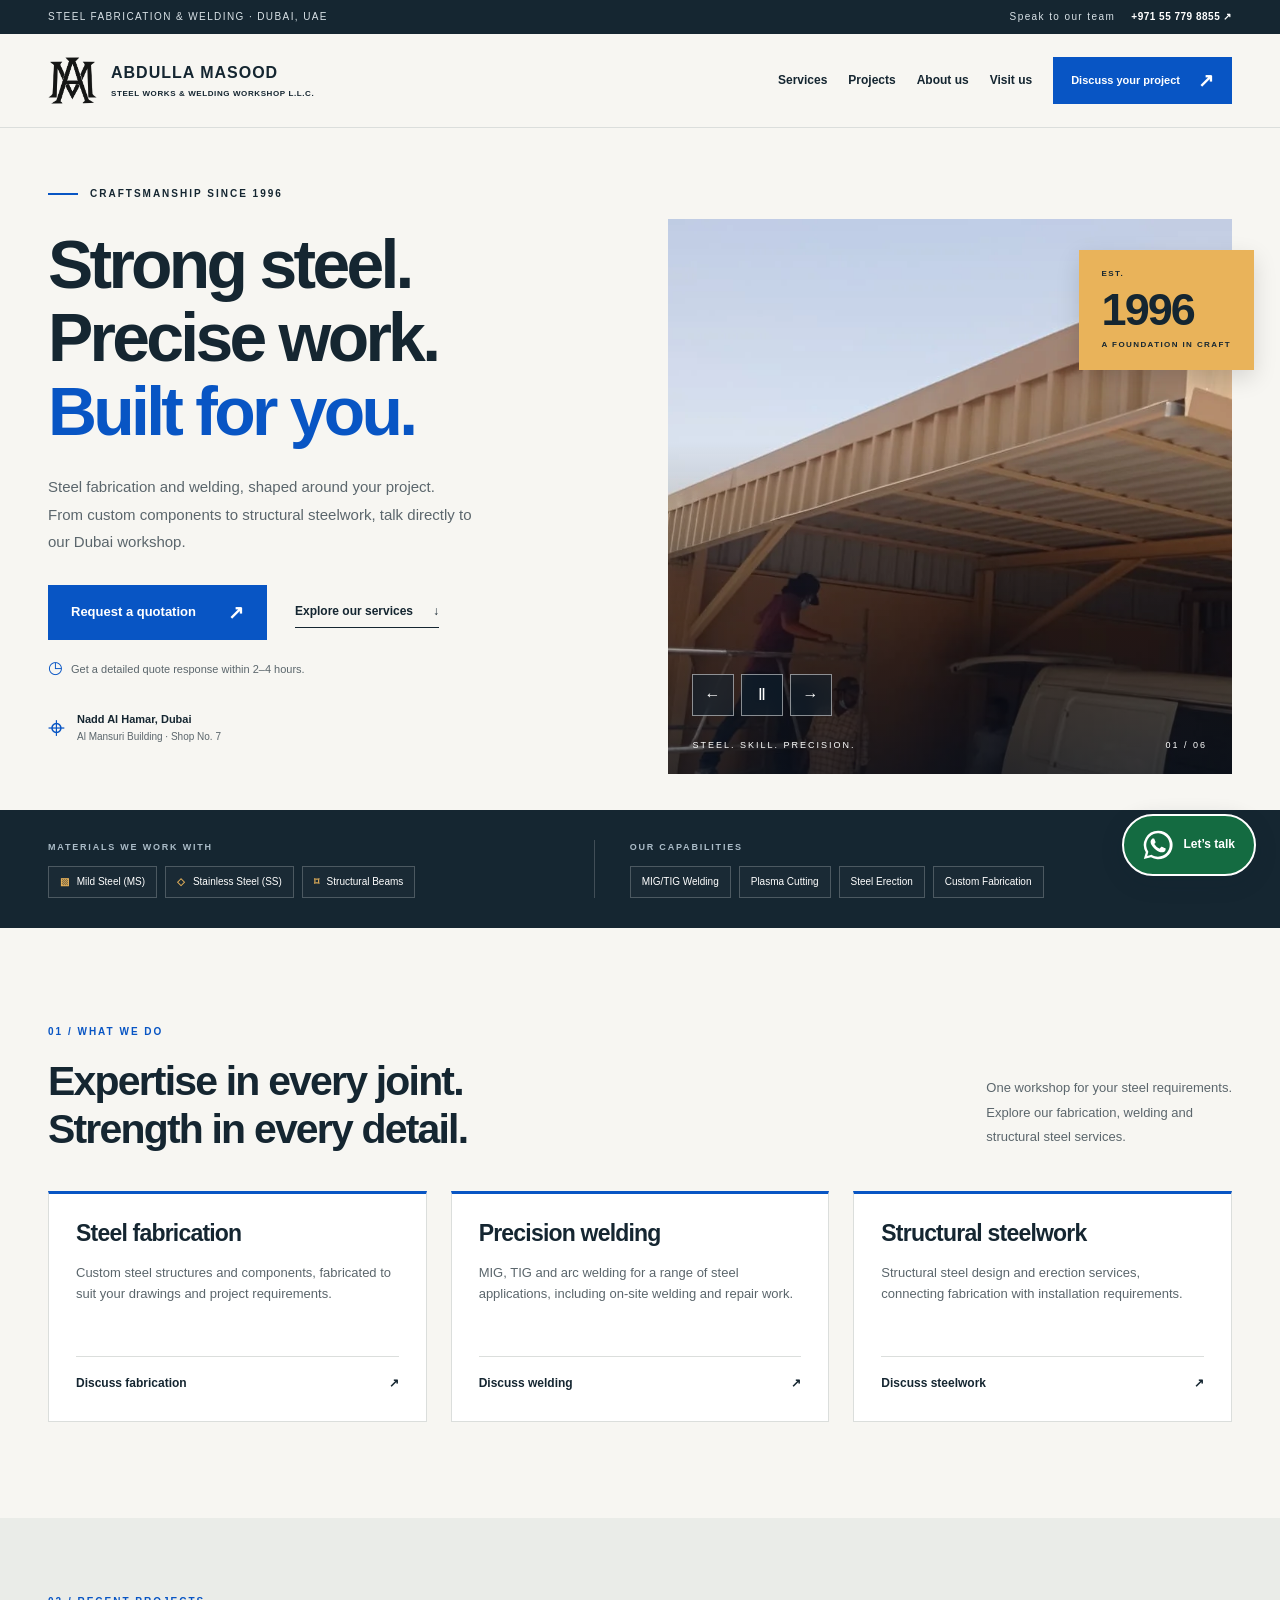
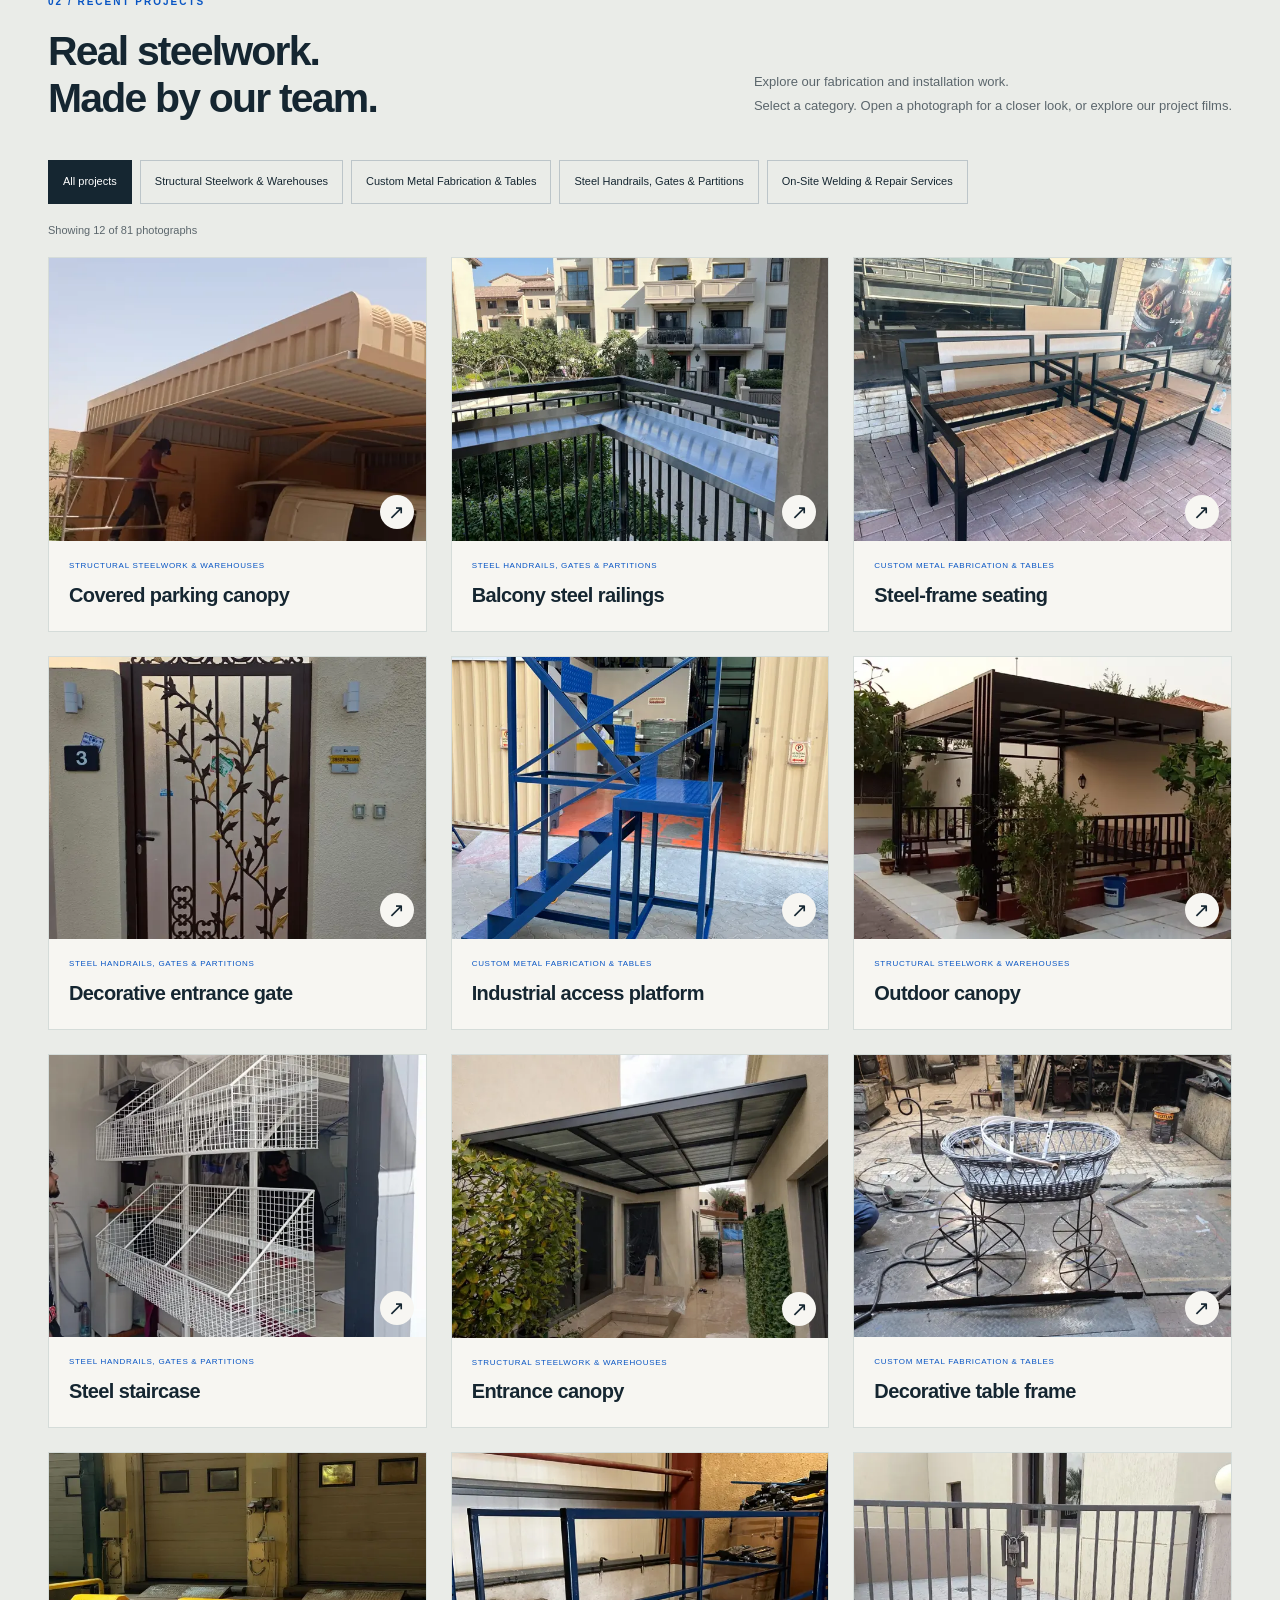
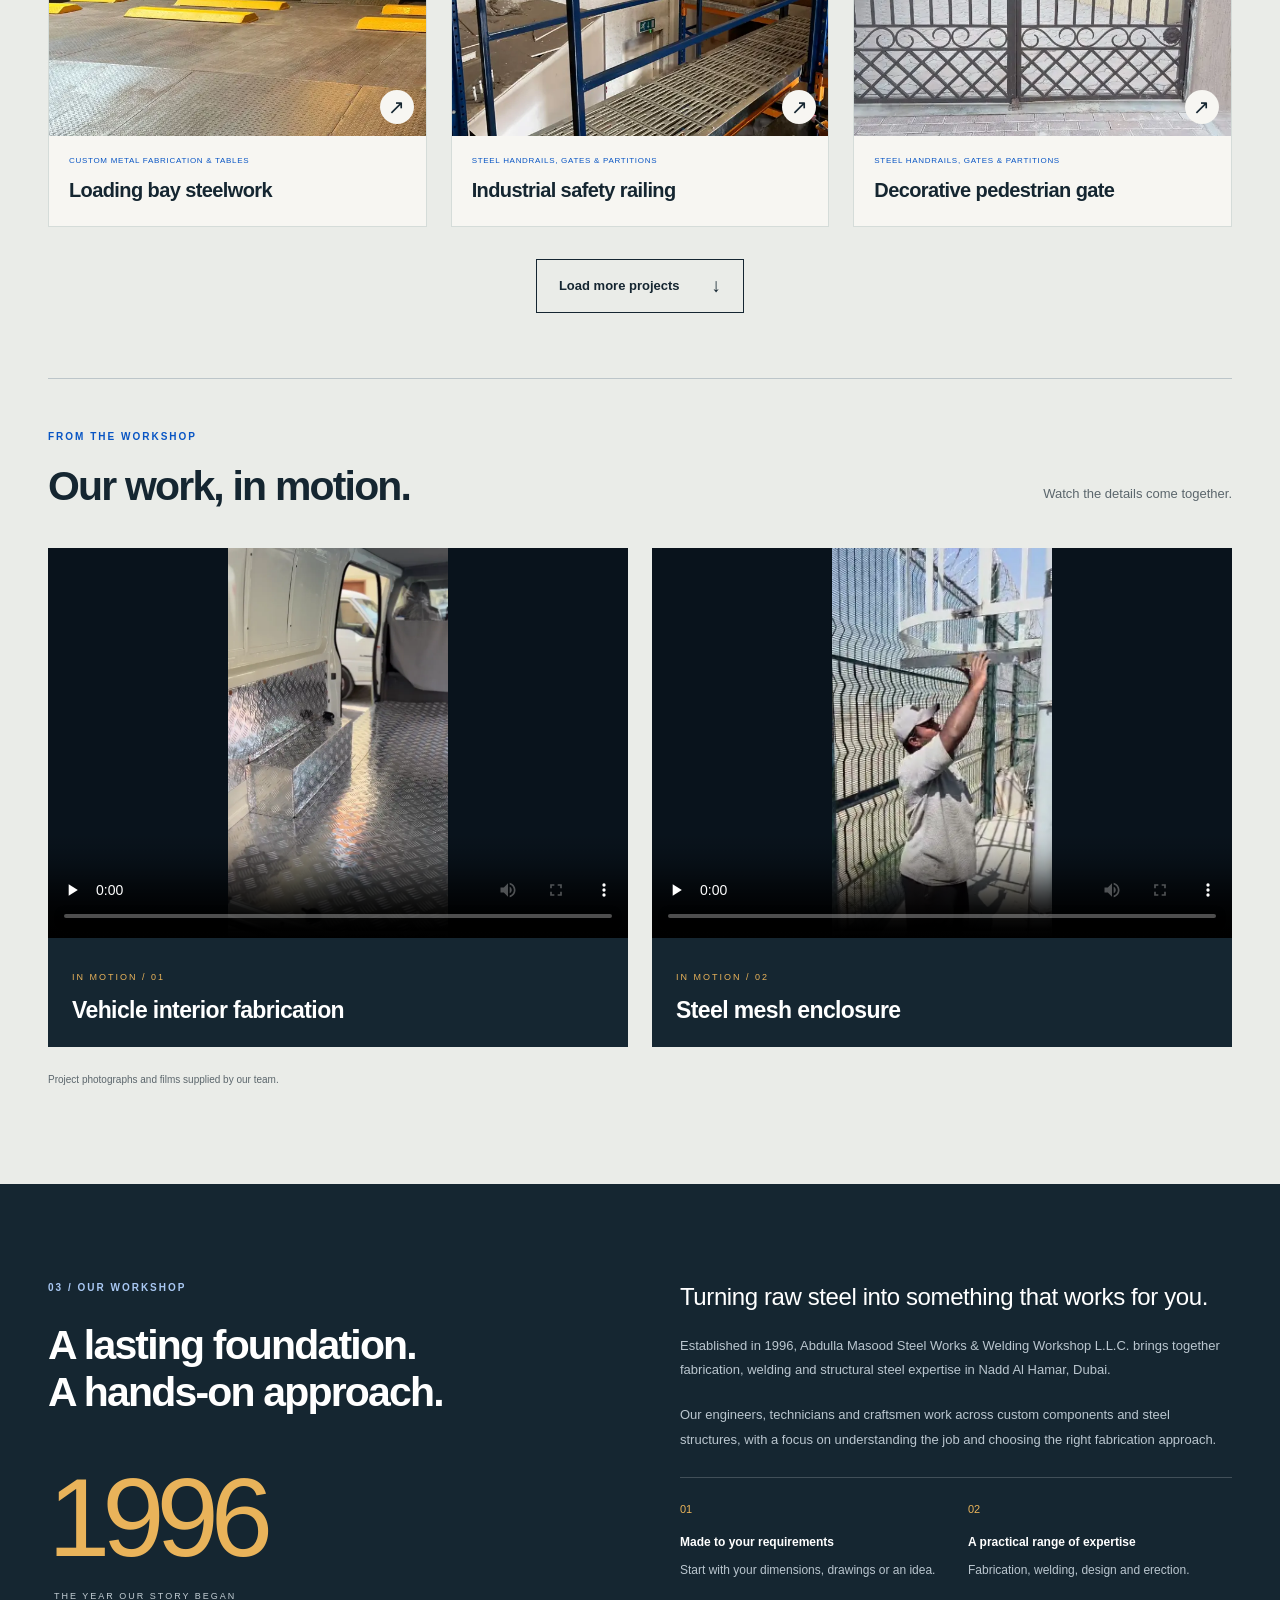
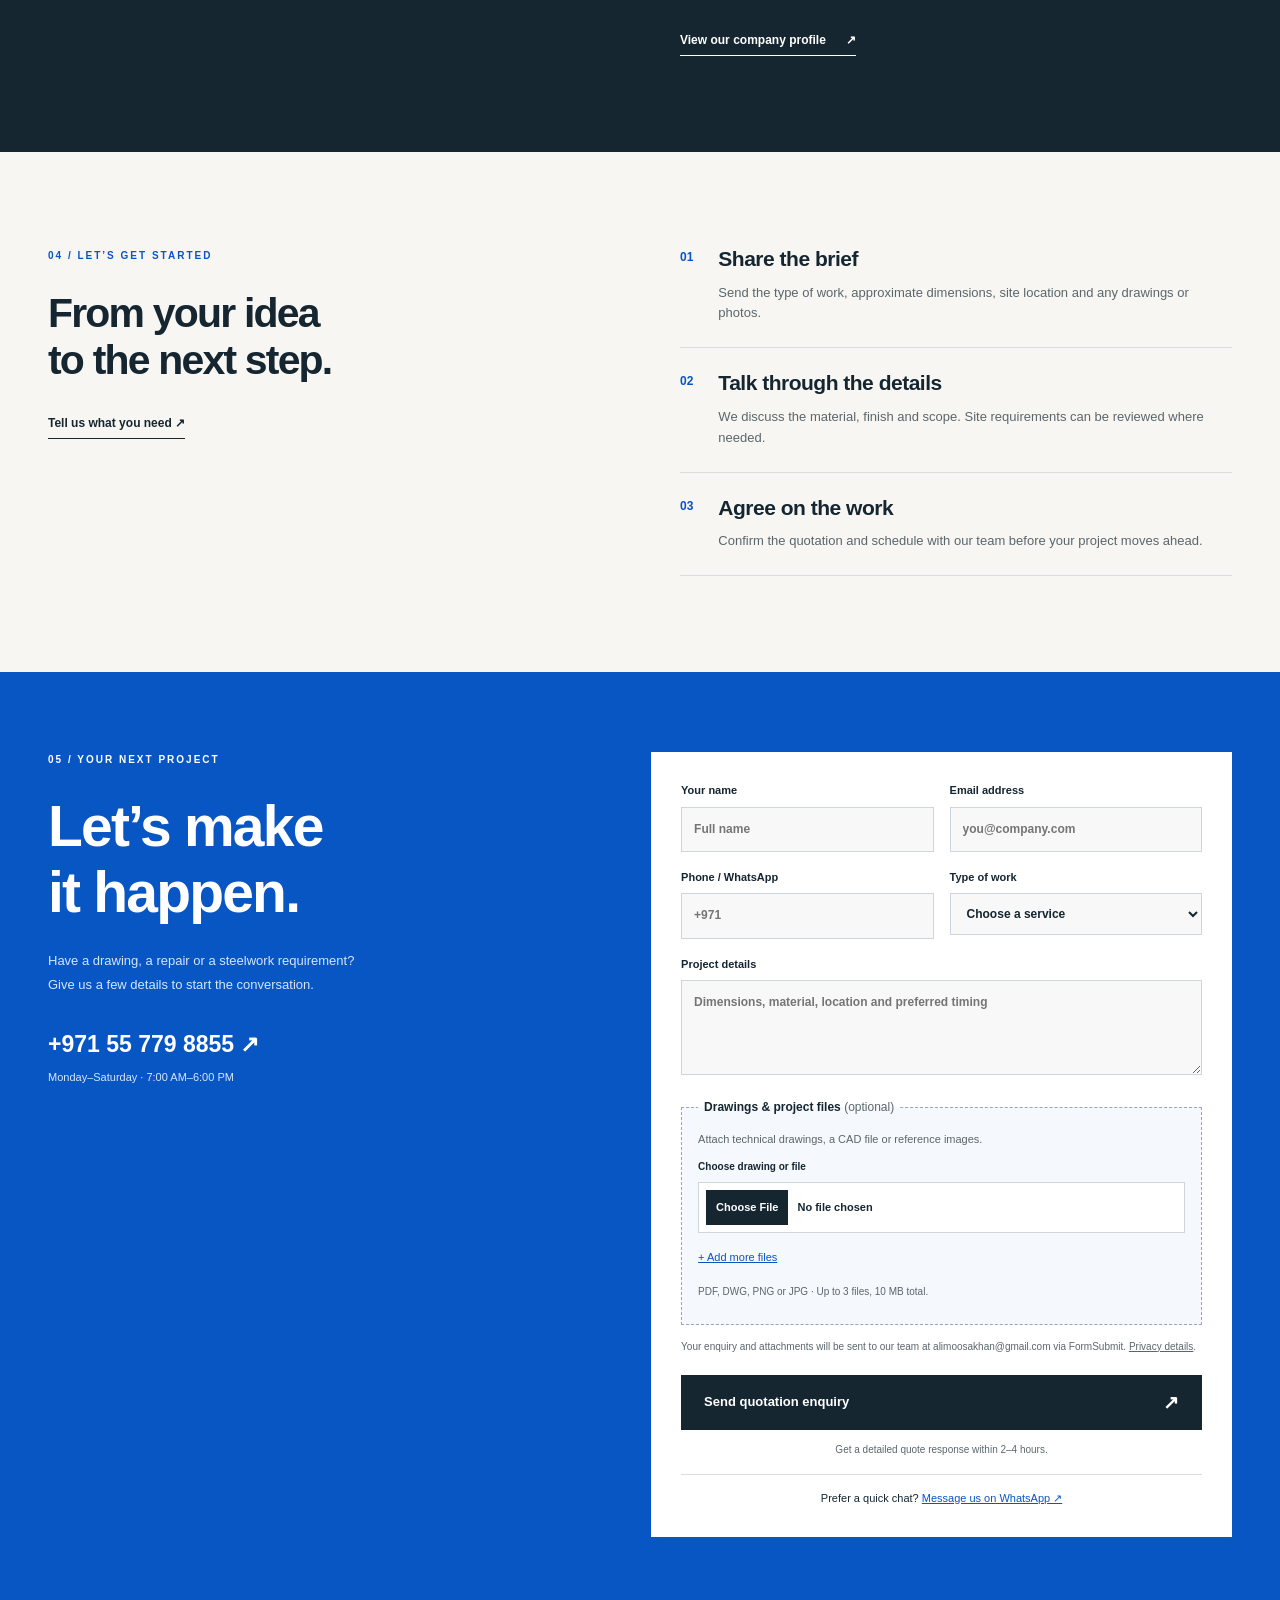
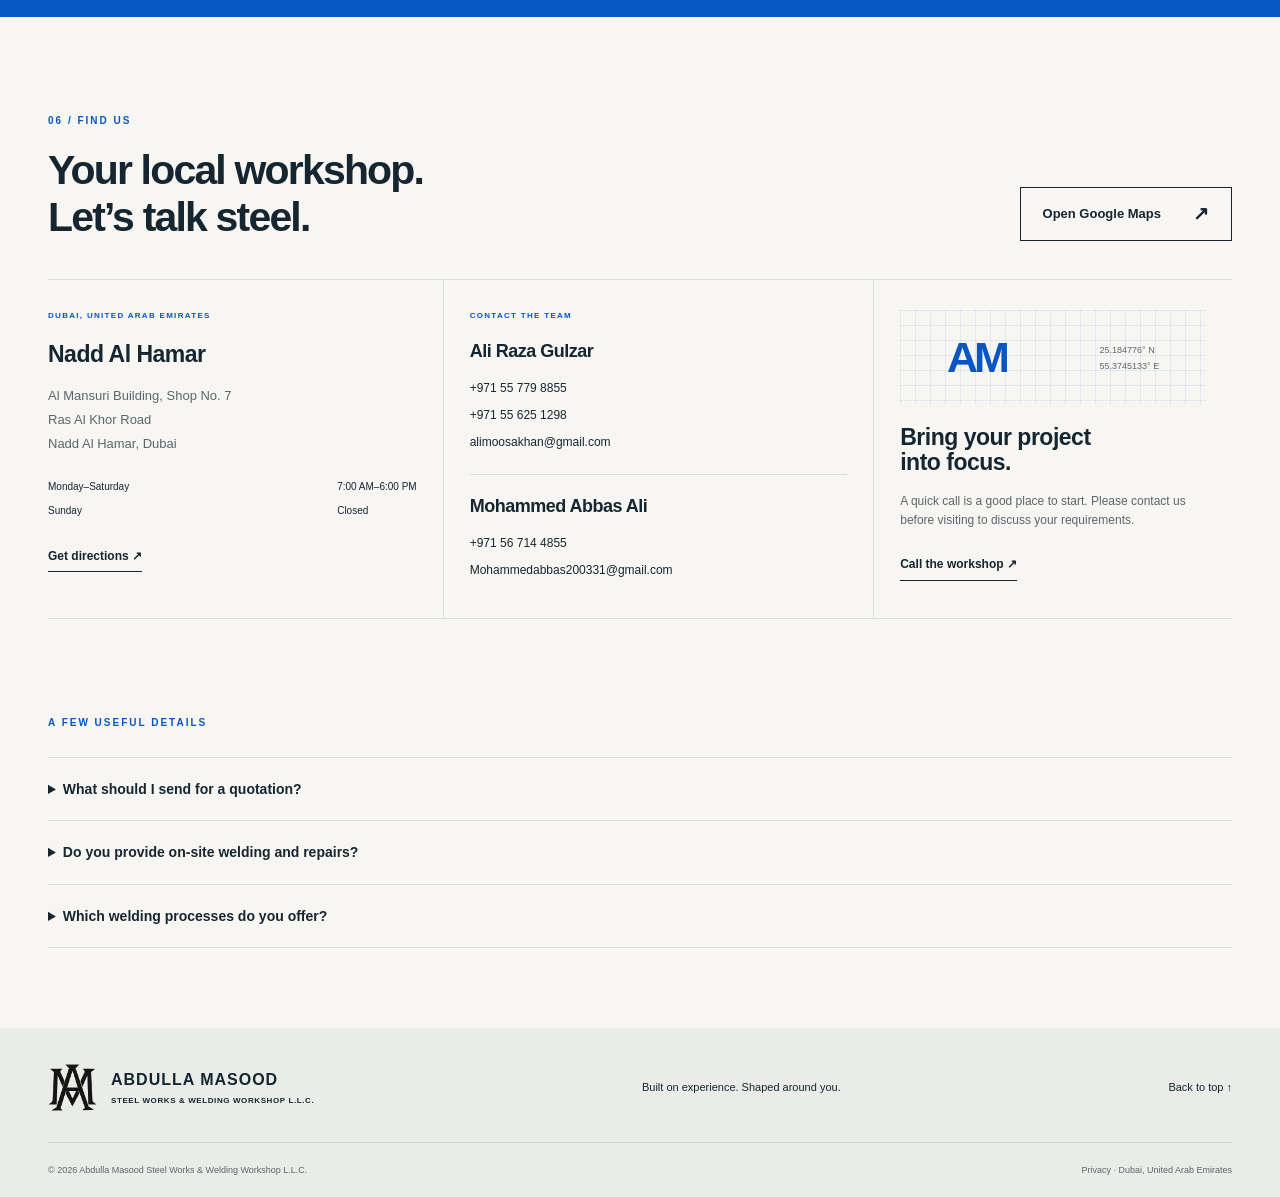
<file: index.html>
<!doctype html>
<html lang="en">
<head>
  <meta charset="utf-8">
  <meta name="viewport" content="width=device-width,initial-scale=1">
  <meta name="theme-color" content="#102332">
  <title>Steel Fabrication & Welding in Dubai | Abdulla Masood Steel Works</title>
  <meta name="description" content="Abdulla Masood Steel Works & Welding Workshop L.L.C. Established in 1996. Steel fabrication, welding, erection and on-site repairs in Nadd Al Hamar, Dubai. Call 055 779 8855.">
  <meta property="og:title" content="Abdulla Masood | Steel Works & Welding, Dubai">
  <meta property="og:description" content="Steel fabrication. Precision welding. Built around your project. Speak to our Dubai workshop.">
  <meta property="og:type" content="website">
  <link rel="icon" href="assets/logo.png" type="image/png">
  <link rel="preload" as="image" href="assets/client/work-53.webp">
  <link rel="stylesheet" href="styles.css?v=3">
  <script src="app.js?v=3" defer></script>
  <script type="application/ld+json">{"@context":"https://schema.org","@type":"LocalBusiness","name":"Abdulla Masood Steel Works & Welding Workshop L.L.C.","telephone":"+971557798855","email":"alimoosakhan@gmail.com","foundingDate":"1996","address":{"@type":"PostalAddress","streetAddress":"Al Mansuri Building, Shop No 7, Ras Al Khor Road, Nadd Al Hamar","addressLocality":"Dubai","addressCountry":"AE"},"geo":{"@type":"GeoCoordinates","latitude":25.184776,"longitude":55.3745133},"hasMap":"https://maps.app.goo.gl/dVoTqFdna1GyqknK7","openingHoursSpecification":[{"@type":"OpeningHoursSpecification","dayOfWeek":["Monday","Tuesday","Wednesday","Thursday","Friday","Saturday"],"opens":"07:00","closes":"18:00"}]}</script>
</head>
<body>
<a class="skip" href="#main">Skip to content</a>
<div class="topbar"><div class="wrap"><span>STEEL FABRICATION & WELDING · DUBAI, UAE</span><a href="tel:+971557798855">Speak to our team <b>+971 55 779 8855 ↗</b></a></div></div>
<header class="header"><div class="wrap nav-wrap">
  <a class="brand" href="#home" aria-label="Abdulla Masood home"><img src="assets/logo.png" width="54" height="54" alt="Abdulla Masood logo"><span>ABDULLA MASOOD<small>STEEL WORKS & WELDING WORKSHOP L.L.C.</small></span></a>
  <button class="menu-toggle" aria-expanded="false" aria-controls="navigation">Menu <span aria-hidden="true">☰</span></button>
  <nav id="navigation" aria-label="Main navigation"><a href="#services">Services</a><a href="#projects">Projects</a><a href="#about">About us</a><a href="#contact">Visit us</a><a class="button compact" href="#quote">Discuss your project <span>↗</span></a></nav>
</div></header>
<main id="main">
<section class="hero" id="home"><div class="hero-grid wrap">
  <div class="hero-copy"><p class="eyebrow"><span class="line"></span> CRAFTSMANSHIP SINCE 1996</p><h1>Strong steel.<br>Precise work.<br><em>Built for you.</em></h1><p class="intro">Steel fabrication and welding, shaped around your project. From custom components to structural steelwork, talk directly to our Dubai workshop.</p><div class="actions"><a class="button" href="#quote">Request a quotation <span>↗</span></a><a class="text-link" href="#services">Explore our services <span>↓</span></a></div><p class="turnaround"><span aria-hidden="true">◷</span> Get a detailed quote response within 2–4 hours.</p><div class="hero-detail"><span class="pin" aria-hidden="true">⌖</span><div><b>Nadd Al Hamar, Dubai</b><span>Al Mansuri Building · Shop No. 7</span></div></div></div>
  <div class="hero-visual"><div class="hero-slides" aria-label="Selected client projects"><img class="hero-photo is-active" src="assets/client/work-53.webp" width="1600" height="1200" alt="Covered parking canopy by Abdulla Masood" fetchpriority="high"><img class="hero-photo" alt="" aria-hidden="true"></div><div class="photo-label"><span>STEEL. SKILL. PRECISION.</span><span id="hero-counter">01 / 06</span></div><div class="hero-controls"><button type="button" id="hero-prev" aria-label="Previous hero image">←</button><button type="button" id="hero-pause" aria-label="Pause slideshow">Ⅱ</button><button type="button" id="hero-next" aria-label="Next hero image">→</button></div><div class="since"><span>EST.</span><strong>1996</strong><span>A FOUNDATION IN CRAFT</span></div></div>
</div></section>
<section class="scope-band" aria-label="Materials and capabilities"><div class="wrap scope-grid"><div><p>MATERIALS WE WORK WITH</p><div class="scope-tags"><span><b aria-hidden="true">▧</b> Mild Steel (MS)</span><span><b aria-hidden="true">◇</b> Stainless Steel (SS)</span><span><b aria-hidden="true">⌑</b> Structural Beams</span></div></div><div><p>OUR CAPABILITIES</p><div class="scope-tags"><span>MIG/TIG Welding</span><span>Plasma Cutting</span><span>Steel Erection</span><span>Custom Fabrication</span></div></div></div></section>
<section class="section wrap" id="services"><div class="section-head"><div><p class="eyebrow blue">01 / WHAT WE DO</p><h2>Expertise in every joint.<br>Strength in every detail.</h2></div><p>One workshop for your steel requirements.<br>Explore our fabrication, welding and<br class="desktop"> structural steel services.</p></div>
<div class="service-grid">
<article class="service-card"><div class="service-body"><h3>Steel fabrication</h3><p>Custom steel structures and components, fabricated to suit your drawings and project requirements.</p><a href="#quote" data-service="Steel fabrication">Discuss fabrication <span>↗</span></a></div></article>
<article class="service-card"><div class="service-body"><h3>Precision welding</h3><p>MIG, TIG and arc welding for a range of steel applications, including on-site welding and repair work.</p><a href="#quote" data-service="Welding & repairs">Discuss welding <span>↗</span></a></div></article>
<article class="service-card"><div class="service-body"><h3>Structural steelwork</h3><p>Structural steel design and erection services, connecting fabrication with installation requirements.</p><a href="#quote" data-service="Structural steelwork">Discuss steelwork <span>↗</span></a></div></article>
</div></section>
<section class="section portfolio" id="projects"><div class="wrap"><div class="section-head"><div><p class="eyebrow blue">02 / RECENT PROJECTS</p><h2>Real steelwork.<br>Made by our team.</h2></div><p>Explore our fabrication and installation work.<br>Select a category. Open a photograph for a closer look, or explore our project films.</p></div><div class="project-filters" role="group" aria-label="Filter projects"><button type="button" data-filter="all" aria-pressed="true">All projects</button><button type="button" data-filter="structural" aria-pressed="false">Structural Steelwork & Warehouses</button><button type="button" data-filter="custom" aria-pressed="false">Custom Metal Fabrication & Tables</button><button type="button" data-filter="railings" aria-pressed="false">Steel Handrails, Gates & Partitions</button><button type="button" data-filter="onsite" aria-pressed="false">On-Site Welding & Repair Services</button></div><p id="project-count" class="project-count" role="status">81 project photographs</p><div class="project-grid"><article class="project-card" data-category="structural"><a class="project-open" href="assets/client/work-53.webp" data-title="Covered parking canopy" data-caption="Structural Steelwork &amp; Warehouses" aria-label="Enlarge Covered parking canopy"><div class="project-image"><img src="assets/client/work-53-thumb.webp" width="640" height="480" loading="lazy" decoding="async" alt="Covered parking canopy by Abdulla Masood Steel Works"><span class="enlarge-icon" aria-hidden="true">↗</span></div><div class="project-caption"><small>Structural Steelwork &amp; Warehouses</small><h3>Covered parking canopy</h3></div></a></article><article class="project-card" data-category="railings"><a class="project-open" href="assets/client/work-01.webp" data-title="Balcony steel railings" data-caption="Steel Handrails, Gates &amp; Partitions" aria-label="Enlarge Balcony steel railings"><div class="project-image"><img src="assets/client/work-01-thumb.webp" width="640" height="480" loading="lazy" decoding="async" alt="Balcony steel railings by Abdulla Masood Steel Works"><span class="enlarge-icon" aria-hidden="true">↗</span></div><div class="project-caption"><small>Steel Handrails, Gates &amp; Partitions</small><h3>Balcony steel railings</h3></div></a></article><article class="project-card" data-category="custom"><a class="project-open" href="assets/client/work-48.webp" data-title="Steel-frame seating" data-caption="Custom Metal Fabrication &amp; Tables" aria-label="Enlarge Steel-frame seating"><div class="project-image"><img src="assets/client/work-48-thumb.webp" width="640" height="480" loading="lazy" decoding="async" alt="Steel-frame seating by Abdulla Masood Steel Works"><span class="enlarge-icon" aria-hidden="true">↗</span></div><div class="project-caption"><small>Custom Metal Fabrication &amp; Tables</small><h3>Steel-frame seating</h3></div></a></article><article class="project-card" data-category="railings"><a class="project-open" href="assets/client/work-11.webp" data-title="Decorative entrance gate" data-caption="Steel Handrails, Gates &amp; Partitions" aria-label="Enlarge Decorative entrance gate"><div class="project-image"><img src="assets/client/work-11-thumb.webp" width="640" height="480" loading="lazy" decoding="async" alt="Decorative entrance gate by Abdulla Masood Steel Works"><span class="enlarge-icon" aria-hidden="true">↗</span></div><div class="project-caption"><small>Steel Handrails, Gates &amp; Partitions</small><h3>Decorative entrance gate</h3></div></a></article><article class="project-card" data-category="custom"><a class="project-open" href="assets/client/work-07.webp" data-title="Industrial access platform" data-caption="Custom Metal Fabrication &amp; Tables" aria-label="Enlarge Industrial access platform"><div class="project-image"><img src="assets/client/work-07-thumb.webp" width="640" height="480" loading="lazy" decoding="async" alt="Industrial access platform by Abdulla Masood Steel Works"><span class="enlarge-icon" aria-hidden="true">↗</span></div><div class="project-caption"><small>Custom Metal Fabrication &amp; Tables</small><h3>Industrial access platform</h3></div></a></article><article class="project-card" data-category="structural"><a class="project-open" href="assets/client/work-29.webp" data-title="Outdoor canopy" data-caption="Structural Steelwork &amp; Warehouses" aria-label="Enlarge Outdoor canopy"><div class="project-image"><img src="assets/client/work-29-thumb.webp" width="640" height="480" loading="lazy" decoding="async" alt="Outdoor canopy by Abdulla Masood Steel Works"><span class="enlarge-icon" aria-hidden="true">↗</span></div><div class="project-caption"><small>Structural Steelwork &amp; Warehouses</small><h3>Outdoor canopy</h3></div></a></article><article class="project-card" data-category="railings"><a class="project-open" href="assets/client/work-58.webp" data-title="Steel staircase" data-caption="Steel Handrails, Gates &amp; Partitions" aria-label="Enlarge Steel staircase"><div class="project-image"><img src="assets/client/work-58-thumb.webp" width="640" height="480" loading="lazy" decoding="async" alt="Steel staircase by Abdulla Masood Steel Works"><span class="enlarge-icon" aria-hidden="true">↗</span></div><div class="project-caption"><small>Steel Handrails, Gates &amp; Partitions</small><h3>Steel staircase</h3></div></a></article><article class="project-card" data-category="structural"><a class="project-open" href="assets/client/work-19.webp" data-title="Entrance canopy" data-caption="Structural Steelwork &amp; Warehouses" aria-label="Enlarge Entrance canopy"><div class="project-image"><img src="assets/client/work-19-thumb.webp" width="640" height="480" loading="lazy" decoding="async" alt="Entrance canopy by Abdulla Masood Steel Works"><span class="enlarge-icon" aria-hidden="true">↗</span></div><div class="project-caption"><small>Structural Steelwork &amp; Warehouses</small><h3>Entrance canopy</h3></div></a></article><article class="project-card" data-category="custom"><a class="project-open" href="assets/client/work-40.webp" data-title="Decorative table frame" data-caption="Custom Metal Fabrication &amp; Tables" aria-label="Enlarge Decorative table frame"><div class="project-image"><img src="assets/client/work-40-thumb.webp" width="640" height="480" loading="lazy" decoding="async" alt="Decorative table frame by Abdulla Masood Steel Works"><span class="enlarge-icon" aria-hidden="true">↗</span></div><div class="project-caption"><small>Custom Metal Fabrication &amp; Tables</small><h3>Decorative table frame</h3></div></a></article><article class="project-card" data-category="custom"><a class="project-open" href="assets/client/work-28.webp" data-title="Loading bay steelwork" data-caption="Custom Metal Fabrication &amp; Tables" aria-label="Enlarge Loading bay steelwork"><div class="project-image"><img src="assets/client/work-28-thumb.webp" width="640" height="480" loading="lazy" decoding="async" alt="Loading bay steelwork by Abdulla Masood Steel Works"><span class="enlarge-icon" aria-hidden="true">↗</span></div><div class="project-caption"><small>Custom Metal Fabrication &amp; Tables</small><h3>Loading bay steelwork</h3></div></a></article><article class="project-card" data-category="railings"><a class="project-open" href="assets/client/work-75.webp" data-title="Industrial safety railing" data-caption="Steel Handrails, Gates &amp; Partitions" aria-label="Enlarge Industrial safety railing"><div class="project-image"><img src="assets/client/work-75-thumb.webp" width="640" height="480" loading="lazy" decoding="async" alt="Industrial safety railing by Abdulla Masood Steel Works"><span class="enlarge-icon" aria-hidden="true">↗</span></div><div class="project-caption"><small>Steel Handrails, Gates &amp; Partitions</small><h3>Industrial safety railing</h3></div></a></article><article class="project-card" data-category="railings"><a class="project-open" href="assets/client/work-66.webp" data-title="Decorative pedestrian gate" data-caption="Steel Handrails, Gates &amp; Partitions" aria-label="Enlarge Decorative pedestrian gate"><div class="project-image"><img src="assets/client/work-66-thumb.webp" width="640" height="480" loading="lazy" decoding="async" alt="Decorative pedestrian gate by Abdulla Masood Steel Works"><span class="enlarge-icon" aria-hidden="true">↗</span></div><div class="project-caption"><small>Steel Handrails, Gates &amp; Partitions</small><h3>Decorative pedestrian gate</h3></div></a></article><article class="project-card" data-category="structural"><a class="project-open" href="assets/client/work-02.webp" data-title="Canopy frame fabrication" data-caption="Structural Steelwork &amp; Warehouses" aria-label="Enlarge Canopy frame fabrication"><div class="project-image"><img src="assets/client/work-02-thumb.webp" width="640" height="480" loading="lazy" decoding="async" alt="Canopy frame fabrication by Abdulla Masood Steel Works"><span class="enlarge-icon" aria-hidden="true">↗</span></div><div class="project-caption"><small>Structural Steelwork &amp; Warehouses</small><h3>Canopy frame fabrication</h3></div></a></article><article class="project-card" data-category="custom"><a class="project-open" href="assets/client/work-03.webp" data-title="Fabricated access ramp" data-caption="Custom Metal Fabrication &amp; Tables" aria-label="Enlarge Fabricated access ramp"><div class="project-image"><img src="assets/client/work-03-thumb.webp" width="640" height="480" loading="lazy" decoding="async" alt="Fabricated access ramp by Abdulla Masood Steel Works"><span class="enlarge-icon" aria-hidden="true">↗</span></div><div class="project-caption"><small>Custom Metal Fabrication &amp; Tables</small><h3>Fabricated access ramp</h3></div></a></article><article class="project-card" data-category="custom"><a class="project-open" href="assets/client/work-04.webp" data-title="Custom fabrication · 04" data-caption="Custom Metal Fabrication &amp; Tables" aria-label="Enlarge Custom fabrication · 04"><div class="project-image"><img src="assets/client/work-04-thumb.webp" width="640" height="480" loading="lazy" decoding="async" alt="Custom fabrication · 04 by Abdulla Masood Steel Works"><span class="enlarge-icon" aria-hidden="true">↗</span></div><div class="project-caption"><small>Custom Metal Fabrication &amp; Tables</small><h3>Custom fabrication · 04</h3></div></a></article><article class="project-card" data-category="structural"><a class="project-open" href="assets/client/work-05.webp" data-title="Canopy structure" data-caption="Structural Steelwork &amp; Warehouses" aria-label="Enlarge Canopy structure"><div class="project-image"><img src="assets/client/work-05-thumb.webp" width="640" height="480" loading="lazy" decoding="async" alt="Canopy structure by Abdulla Masood Steel Works"><span class="enlarge-icon" aria-hidden="true">↗</span></div><div class="project-caption"><small>Structural Steelwork &amp; Warehouses</small><h3>Canopy structure</h3></div></a></article><article class="project-card" data-category="railings"><a class="project-open" href="assets/client/work-06.webp" data-title="Staircase and handrails" data-caption="Steel Handrails, Gates &amp; Partitions" aria-label="Enlarge Staircase and handrails"><div class="project-image"><img src="assets/client/work-06-thumb.webp" width="640" height="480" loading="lazy" decoding="async" alt="Staircase and handrails by Abdulla Masood Steel Works"><span class="enlarge-icon" aria-hidden="true">↗</span></div><div class="project-caption"><small>Steel Handrails, Gates &amp; Partitions</small><h3>Staircase and handrails</h3></div></a></article><article class="project-card" data-category="railings"><a class="project-open" href="assets/client/work-08.webp" data-title="Steel mesh panel" data-caption="Steel Handrails, Gates &amp; Partitions" aria-label="Enlarge Steel mesh panel"><div class="project-image"><img src="assets/client/work-08-thumb.webp" width="640" height="480" loading="lazy" decoding="async" alt="Steel mesh panel by Abdulla Masood Steel Works"><span class="enlarge-icon" aria-hidden="true">↗</span></div><div class="project-caption"><small>Steel Handrails, Gates &amp; Partitions</small><h3>Steel mesh panel</h3></div></a></article><article class="project-card" data-category="railings"><a class="project-open" href="assets/client/work-09.webp" data-title="Steelwork details · 09" data-caption="Steel Handrails, Gates &amp; Partitions" aria-label="Enlarge Steelwork details · 09"><div class="project-image"><img src="assets/client/work-09-thumb.webp" width="640" height="480" loading="lazy" decoding="async" alt="Steelwork details · 09 by Abdulla Masood Steel Works"><span class="enlarge-icon" aria-hidden="true">↗</span></div><div class="project-caption"><small>Steel Handrails, Gates &amp; Partitions</small><h3>Steelwork details · 09</h3></div></a></article><article class="project-card" data-category="railings"><a class="project-open" href="assets/client/work-10.webp" data-title="Steelwork details · 10" data-caption="Steel Handrails, Gates &amp; Partitions" aria-label="Enlarge Steelwork details · 10"><div class="project-image"><img src="assets/client/work-10-thumb.webp" width="640" height="480" loading="lazy" decoding="async" alt="Steelwork details · 10 by Abdulla Masood Steel Works"><span class="enlarge-icon" aria-hidden="true">↗</span></div><div class="project-caption"><small>Steel Handrails, Gates &amp; Partitions</small><h3>Steelwork details · 10</h3></div></a></article><article class="project-card" data-category="custom"><a class="project-open" href="assets/client/work-12.webp" data-title="Custom fabrication · 12" data-caption="Custom Metal Fabrication &amp; Tables" aria-label="Enlarge Custom fabrication · 12"><div class="project-image"><img src="assets/client/work-12-thumb.webp" width="640" height="480" loading="lazy" decoding="async" alt="Custom fabrication · 12 by Abdulla Masood Steel Works"><span class="enlarge-icon" aria-hidden="true">↗</span></div><div class="project-caption"><small>Custom Metal Fabrication &amp; Tables</small><h3>Custom fabrication · 12</h3></div></a></article><article class="project-card" data-category="custom"><a class="project-open" href="assets/client/work-13.webp" data-title="Custom fabrication · 13" data-caption="Custom Metal Fabrication &amp; Tables" aria-label="Enlarge Custom fabrication · 13"><div class="project-image"><img src="assets/client/work-13-thumb.webp" width="640" height="480" loading="lazy" decoding="async" alt="Custom fabrication · 13 by Abdulla Masood Steel Works"><span class="enlarge-icon" aria-hidden="true">↗</span></div><div class="project-caption"><small>Custom Metal Fabrication &amp; Tables</small><h3>Custom fabrication · 13</h3></div></a></article><article class="project-card" data-category="railings"><a class="project-open" href="assets/client/work-14.webp" data-title="Custom driveway gate" data-caption="Steel Handrails, Gates &amp; Partitions" aria-label="Enlarge Custom driveway gate"><div class="project-image"><img src="assets/client/work-14-thumb.webp" width="640" height="480" loading="lazy" decoding="async" alt="Custom driveway gate by Abdulla Masood Steel Works"><span class="enlarge-icon" aria-hidden="true">↗</span></div><div class="project-caption"><small>Steel Handrails, Gates &amp; Partitions</small><h3>Custom driveway gate</h3></div></a></article><article class="project-card" data-category="custom"><a class="project-open" href="assets/client/work-15.webp" data-title="Steel-frame furniture" data-caption="Custom Metal Fabrication &amp; Tables" aria-label="Enlarge Steel-frame furniture"><div class="project-image"><img src="assets/client/work-15-thumb.webp" width="640" height="480" loading="lazy" decoding="async" alt="Steel-frame furniture by Abdulla Masood Steel Works"><span class="enlarge-icon" aria-hidden="true">↗</span></div><div class="project-caption"><small>Custom Metal Fabrication &amp; Tables</small><h3>Steel-frame furniture</h3></div></a></article><article class="project-card" data-category="railings"><a class="project-open" href="assets/client/work-16.webp" data-title="Steelwork details · 16" data-caption="Steel Handrails, Gates &amp; Partitions" aria-label="Enlarge Steelwork details · 16"><div class="project-image"><img src="assets/client/work-16-thumb.webp" width="640" height="480" loading="lazy" decoding="async" alt="Steelwork details · 16 by Abdulla Masood Steel Works"><span class="enlarge-icon" aria-hidden="true">↗</span></div><div class="project-caption"><small>Steel Handrails, Gates &amp; Partitions</small><h3>Steelwork details · 16</h3></div></a></article><article class="project-card" data-category="railings"><a class="project-open" href="assets/client/work-17.webp" data-title="Steelwork details · 17" data-caption="Steel Handrails, Gates &amp; Partitions" aria-label="Enlarge Steelwork details · 17"><div class="project-image"><img src="assets/client/work-17-thumb.webp" width="640" height="480" loading="lazy" decoding="async" alt="Steelwork details · 17 by Abdulla Masood Steel Works"><span class="enlarge-icon" aria-hidden="true">↗</span></div><div class="project-caption"><small>Steel Handrails, Gates &amp; Partitions</small><h3>Steelwork details · 17</h3></div></a></article><article class="project-card" data-category="custom"><a class="project-open" href="assets/client/work-18.webp" data-title="Custom fabrication · 18" data-caption="Custom Metal Fabrication &amp; Tables" aria-label="Enlarge Custom fabrication · 18"><div class="project-image"><img src="assets/client/work-18-thumb.webp" width="640" height="480" loading="lazy" decoding="async" alt="Custom fabrication · 18 by Abdulla Masood Steel Works"><span class="enlarge-icon" aria-hidden="true">↗</span></div><div class="project-caption"><small>Custom Metal Fabrication &amp; Tables</small><h3>Custom fabrication · 18</h3></div></a></article><article class="project-card" data-category="railings"><a class="project-open" href="assets/client/work-20.webp" data-title="Balcony railing detail" data-caption="Steel Handrails, Gates &amp; Partitions" aria-label="Enlarge Balcony railing detail"><div class="project-image"><img src="assets/client/work-20-thumb.webp" width="640" height="480" loading="lazy" decoding="async" alt="Balcony railing detail by Abdulla Masood Steel Works"><span class="enlarge-icon" aria-hidden="true">↗</span></div><div class="project-caption"><small>Steel Handrails, Gates &amp; Partitions</small><h3>Balcony railing detail</h3></div></a></article><article class="project-card" data-category="onsite"><a class="project-open" href="assets/client/work-21.webp" data-title="On-site installation · 21" data-caption="On-Site Welding &amp; Repair Services" aria-label="Enlarge On-site installation · 21"><div class="project-image"><img src="assets/client/work-21-thumb.webp" width="640" height="480" loading="lazy" decoding="async" alt="On-site installation · 21 by Abdulla Masood Steel Works"><span class="enlarge-icon" aria-hidden="true">↗</span></div><div class="project-caption"><small>On-Site Welding &amp; Repair Services</small><h3>On-site installation · 21</h3></div></a></article><article class="project-card" data-category="custom"><a class="project-open" href="assets/client/work-22.webp" data-title="Custom fabrication · 22" data-caption="Custom Metal Fabrication &amp; Tables" aria-label="Enlarge Custom fabrication · 22"><div class="project-image"><img src="assets/client/work-22-thumb.webp" width="640" height="480" loading="lazy" decoding="async" alt="Custom fabrication · 22 by Abdulla Masood Steel Works"><span class="enlarge-icon" aria-hidden="true">↗</span></div><div class="project-caption"><small>Custom Metal Fabrication &amp; Tables</small><h3>Custom fabrication · 22</h3></div></a></article><article class="project-card" data-category="custom"><a class="project-open" href="assets/client/work-23.webp" data-title="Custom fabrication · 23" data-caption="Custom Metal Fabrication &amp; Tables" aria-label="Enlarge Custom fabrication · 23"><div class="project-image"><img src="assets/client/work-23-thumb.webp" width="640" height="480" loading="lazy" decoding="async" alt="Custom fabrication · 23 by Abdulla Masood Steel Works"><span class="enlarge-icon" aria-hidden="true">↗</span></div><div class="project-caption"><small>Custom Metal Fabrication &amp; Tables</small><h3>Custom fabrication · 23</h3></div></a></article><article class="project-card" data-category="custom"><a class="project-open" href="assets/client/work-24.webp" data-title="Custom fabrication · 24" data-caption="Custom Metal Fabrication &amp; Tables" aria-label="Enlarge Custom fabrication · 24"><div class="project-image"><img src="assets/client/work-24-thumb.webp" width="640" height="480" loading="lazy" decoding="async" alt="Custom fabrication · 24 by Abdulla Masood Steel Works"><span class="enlarge-icon" aria-hidden="true">↗</span></div><div class="project-caption"><small>Custom Metal Fabrication &amp; Tables</small><h3>Custom fabrication · 24</h3></div></a></article><article class="project-card" data-category="structural"><a class="project-open" href="assets/client/work-25.webp" data-title="Structural fabrication · 25" data-caption="Structural Steelwork &amp; Warehouses" aria-label="Enlarge Structural fabrication · 25"><div class="project-image"><img src="assets/client/work-25-thumb.webp" width="640" height="480" loading="lazy" decoding="async" alt="Structural fabrication · 25 by Abdulla Masood Steel Works"><span class="enlarge-icon" aria-hidden="true">↗</span></div><div class="project-caption"><small>Structural Steelwork &amp; Warehouses</small><h3>Structural fabrication · 25</h3></div></a></article><article class="project-card" data-category="railings"><a class="project-open" href="assets/client/work-26.webp" data-title="Steelwork details · 26" data-caption="Steel Handrails, Gates &amp; Partitions" aria-label="Enlarge Steelwork details · 26"><div class="project-image"><img src="assets/client/work-26-thumb.webp" width="640" height="480" loading="lazy" decoding="async" alt="Steelwork details · 26 by Abdulla Masood Steel Works"><span class="enlarge-icon" aria-hidden="true">↗</span></div><div class="project-caption"><small>Steel Handrails, Gates &amp; Partitions</small><h3>Steelwork details · 26</h3></div></a></article><article class="project-card" data-category="onsite"><a class="project-open" href="assets/client/work-27.webp" data-title="On-site installation · 27" data-caption="On-Site Welding &amp; Repair Services" aria-label="Enlarge On-site installation · 27"><div class="project-image"><img src="assets/client/work-27-thumb.webp" width="640" height="480" loading="lazy" decoding="async" alt="On-site installation · 27 by Abdulla Masood Steel Works"><span class="enlarge-icon" aria-hidden="true">↗</span></div><div class="project-caption"><small>On-Site Welding &amp; Repair Services</small><h3>On-site installation · 27</h3></div></a></article><article class="project-card" data-category="custom"><a class="project-open" href="assets/client/work-30.webp" data-title="Decorative metal panel" data-caption="Custom Metal Fabrication &amp; Tables" aria-label="Enlarge Decorative metal panel"><div class="project-image"><img src="assets/client/work-30-thumb.webp" width="640" height="480" loading="lazy" decoding="async" alt="Decorative metal panel by Abdulla Masood Steel Works"><span class="enlarge-icon" aria-hidden="true">↗</span></div><div class="project-caption"><small>Custom Metal Fabrication &amp; Tables</small><h3>Decorative metal panel</h3></div></a></article><article class="project-card" data-category="railings"><a class="project-open" href="assets/client/work-31.webp" data-title="Steelwork details · 31" data-caption="Steel Handrails, Gates &amp; Partitions" aria-label="Enlarge Steelwork details · 31"><div class="project-image"><img src="assets/client/work-31-thumb.webp" width="640" height="480" loading="lazy" decoding="async" alt="Steelwork details · 31 by Abdulla Masood Steel Works"><span class="enlarge-icon" aria-hidden="true">↗</span></div><div class="project-caption"><small>Steel Handrails, Gates &amp; Partitions</small><h3>Steelwork details · 31</h3></div></a></article><article class="project-card" data-category="custom"><a class="project-open" href="assets/client/work-32.webp" data-title="Custom fabrication · 32" data-caption="Custom Metal Fabrication &amp; Tables" aria-label="Enlarge Custom fabrication · 32"><div class="project-image"><img src="assets/client/work-32-thumb.webp" width="640" height="480" loading="lazy" decoding="async" alt="Custom fabrication · 32 by Abdulla Masood Steel Works"><span class="enlarge-icon" aria-hidden="true">↗</span></div><div class="project-caption"><small>Custom Metal Fabrication &amp; Tables</small><h3>Custom fabrication · 32</h3></div></a></article><article class="project-card" data-category="onsite"><a class="project-open" href="assets/client/work-33.webp" data-title="On-site installation · 33" data-caption="On-Site Welding &amp; Repair Services" aria-label="Enlarge On-site installation · 33"><div class="project-image"><img src="assets/client/work-33-thumb.webp" width="640" height="480" loading="lazy" decoding="async" alt="On-site installation · 33 by Abdulla Masood Steel Works"><span class="enlarge-icon" aria-hidden="true">↗</span></div><div class="project-caption"><small>On-Site Welding &amp; Repair Services</small><h3>On-site installation · 33</h3></div></a></article><article class="project-card" data-category="custom"><a class="project-open" href="assets/client/work-34.webp" data-title="Custom fabrication · 34" data-caption="Custom Metal Fabrication &amp; Tables" aria-label="Enlarge Custom fabrication · 34"><div class="project-image"><img src="assets/client/work-34-thumb.webp" width="640" height="480" loading="lazy" decoding="async" alt="Custom fabrication · 34 by Abdulla Masood Steel Works"><span class="enlarge-icon" aria-hidden="true">↗</span></div><div class="project-caption"><small>Custom Metal Fabrication &amp; Tables</small><h3>Custom fabrication · 34</h3></div></a></article><article class="project-card" data-category="structural"><a class="project-open" href="assets/client/work-35.webp" data-title="Steel frame installation" data-caption="Structural Steelwork &amp; Warehouses" aria-label="Enlarge Steel frame installation"><div class="project-image"><img src="assets/client/work-35-thumb.webp" width="640" height="480" loading="lazy" decoding="async" alt="Steel frame installation by Abdulla Masood Steel Works"><span class="enlarge-icon" aria-hidden="true">↗</span></div><div class="project-caption"><small>Structural Steelwork &amp; Warehouses</small><h3>Steel frame installation</h3></div></a></article><article class="project-card" data-category="railings"><a class="project-open" href="assets/client/work-36.webp" data-title="Steelwork details · 36" data-caption="Steel Handrails, Gates &amp; Partitions" aria-label="Enlarge Steelwork details · 36"><div class="project-image"><img src="assets/client/work-36-thumb.webp" width="640" height="480" loading="lazy" decoding="async" alt="Steelwork details · 36 by Abdulla Masood Steel Works"><span class="enlarge-icon" aria-hidden="true">↗</span></div><div class="project-caption"><small>Steel Handrails, Gates &amp; Partitions</small><h3>Steelwork details · 36</h3></div></a></article><article class="project-card" data-category="railings"><a class="project-open" href="assets/client/work-37.webp" data-title="Steelwork details · 37" data-caption="Steel Handrails, Gates &amp; Partitions" aria-label="Enlarge Steelwork details · 37"><div class="project-image"><img src="assets/client/work-37-thumb.webp" width="640" height="480" loading="lazy" decoding="async" alt="Steelwork details · 37 by Abdulla Masood Steel Works"><span class="enlarge-icon" aria-hidden="true">↗</span></div><div class="project-caption"><small>Steel Handrails, Gates &amp; Partitions</small><h3>Steelwork details · 37</h3></div></a></article><article class="project-card" data-category="railings"><a class="project-open" href="assets/client/work-38.webp" data-title="Steelwork details · 38" data-caption="Steel Handrails, Gates &amp; Partitions" aria-label="Enlarge Steelwork details · 38"><div class="project-image"><img src="assets/client/work-38-thumb.webp" width="640" height="480" loading="lazy" decoding="async" alt="Steelwork details · 38 by Abdulla Masood Steel Works"><span class="enlarge-icon" aria-hidden="true">↗</span></div><div class="project-caption"><small>Steel Handrails, Gates &amp; Partitions</small><h3>Steelwork details · 38</h3></div></a></article><article class="project-card" data-category="custom"><a class="project-open" href="assets/client/work-39.webp" data-title="Custom fabrication · 39" data-caption="Custom Metal Fabrication &amp; Tables" aria-label="Enlarge Custom fabrication · 39"><div class="project-image"><img src="assets/client/work-39-thumb.webp" width="640" height="480" loading="lazy" decoding="async" alt="Custom fabrication · 39 by Abdulla Masood Steel Works"><span class="enlarge-icon" aria-hidden="true">↗</span></div><div class="project-caption"><small>Custom Metal Fabrication &amp; Tables</small><h3>Custom fabrication · 39</h3></div></a></article><article class="project-card" data-category="custom"><a class="project-open" href="assets/client/work-41.webp" data-title="Custom fabrication · 41" data-caption="Custom Metal Fabrication &amp; Tables" aria-label="Enlarge Custom fabrication · 41"><div class="project-image"><img src="assets/client/work-41-thumb.webp" width="640" height="480" loading="lazy" decoding="async" alt="Custom fabrication · 41 by Abdulla Masood Steel Works"><span class="enlarge-icon" aria-hidden="true">↗</span></div><div class="project-caption"><small>Custom Metal Fabrication &amp; Tables</small><h3>Custom fabrication · 41</h3></div></a></article><article class="project-card" data-category="custom"><a class="project-open" href="assets/client/work-42.webp" data-title="Custom display shelving" data-caption="Custom Metal Fabrication &amp; Tables" aria-label="Enlarge Custom display shelving"><div class="project-image"><img src="assets/client/work-42-thumb.webp" width="640" height="480" loading="lazy" decoding="async" alt="Custom display shelving by Abdulla Masood Steel Works"><span class="enlarge-icon" aria-hidden="true">↗</span></div><div class="project-caption"><small>Custom Metal Fabrication &amp; Tables</small><h3>Custom display shelving</h3></div></a></article><article class="project-card" data-category="custom"><a class="project-open" href="assets/client/work-43.webp" data-title="Custom fabrication · 43" data-caption="Custom Metal Fabrication &amp; Tables" aria-label="Enlarge Custom fabrication · 43"><div class="project-image"><img src="assets/client/work-43-thumb.webp" width="640" height="480" loading="lazy" decoding="async" alt="Custom fabrication · 43 by Abdulla Masood Steel Works"><span class="enlarge-icon" aria-hidden="true">↗</span></div><div class="project-caption"><small>Custom Metal Fabrication &amp; Tables</small><h3>Custom fabrication · 43</h3></div></a></article><article class="project-card" data-category="railings"><a class="project-open" href="assets/client/work-44.webp" data-title="Steelwork details · 44" data-caption="Steel Handrails, Gates &amp; Partitions" aria-label="Enlarge Steelwork details · 44"><div class="project-image"><img src="assets/client/work-44-thumb.webp" width="640" height="480" loading="lazy" decoding="async" alt="Steelwork details · 44 by Abdulla Masood Steel Works"><span class="enlarge-icon" aria-hidden="true">↗</span></div><div class="project-caption"><small>Steel Handrails, Gates &amp; Partitions</small><h3>Steelwork details · 44</h3></div></a></article><article class="project-card" data-category="custom"><a class="project-open" href="assets/client/work-45.webp" data-title="Custom fabrication · 45" data-caption="Custom Metal Fabrication &amp; Tables" aria-label="Enlarge Custom fabrication · 45"><div class="project-image"><img src="assets/client/work-45-thumb.webp" width="640" height="480" loading="lazy" decoding="async" alt="Custom fabrication · 45 by Abdulla Masood Steel Works"><span class="enlarge-icon" aria-hidden="true">↗</span></div><div class="project-caption"><small>Custom Metal Fabrication &amp; Tables</small><h3>Custom fabrication · 45</h3></div></a></article><article class="project-card" data-category="custom"><a class="project-open" href="assets/client/work-46.webp" data-title="Custom fabrication · 46" data-caption="Custom Metal Fabrication &amp; Tables" aria-label="Enlarge Custom fabrication · 46"><div class="project-image"><img src="assets/client/work-46-thumb.webp" width="640" height="480" loading="lazy" decoding="async" alt="Custom fabrication · 46 by Abdulla Masood Steel Works"><span class="enlarge-icon" aria-hidden="true">↗</span></div><div class="project-caption"><small>Custom Metal Fabrication &amp; Tables</small><h3>Custom fabrication · 46</h3></div></a></article><article class="project-card" data-category="custom"><a class="project-open" href="assets/client/work-47.webp" data-title="Custom fabrication · 47" data-caption="Custom Metal Fabrication &amp; Tables" aria-label="Enlarge Custom fabrication · 47"><div class="project-image"><img src="assets/client/work-47-thumb.webp" width="640" height="480" loading="lazy" decoding="async" alt="Custom fabrication · 47 by Abdulla Masood Steel Works"><span class="enlarge-icon" aria-hidden="true">↗</span></div><div class="project-caption"><small>Custom Metal Fabrication &amp; Tables</small><h3>Custom fabrication · 47</h3></div></a></article><article class="project-card" data-category="railings"><a class="project-open" href="assets/client/work-49.webp" data-title="Steelwork details · 49" data-caption="Steel Handrails, Gates &amp; Partitions" aria-label="Enlarge Steelwork details · 49"><div class="project-image"><img src="assets/client/work-49-thumb.webp" width="640" height="480" loading="lazy" decoding="async" alt="Steelwork details · 49 by Abdulla Masood Steel Works"><span class="enlarge-icon" aria-hidden="true">↗</span></div><div class="project-caption"><small>Steel Handrails, Gates &amp; Partitions</small><h3>Steelwork details · 49</h3></div></a></article><article class="project-card" data-category="railings"><a class="project-open" href="assets/client/work-50.webp" data-title="Steelwork details · 50" data-caption="Steel Handrails, Gates &amp; Partitions" aria-label="Enlarge Steelwork details · 50"><div class="project-image"><img src="assets/client/work-50-thumb.webp" width="640" height="480" loading="lazy" decoding="async" alt="Steelwork details · 50 by Abdulla Masood Steel Works"><span class="enlarge-icon" aria-hidden="true">↗</span></div><div class="project-caption"><small>Steel Handrails, Gates &amp; Partitions</small><h3>Steelwork details · 50</h3></div></a></article><article class="project-card" data-category="railings"><a class="project-open" href="assets/client/work-51.webp" data-title="Steelwork details · 51" data-caption="Steel Handrails, Gates &amp; Partitions" aria-label="Enlarge Steelwork details · 51"><div class="project-image"><img src="assets/client/work-51-thumb.webp" width="640" height="480" loading="lazy" decoding="async" alt="Steelwork details · 51 by Abdulla Masood Steel Works"><span class="enlarge-icon" aria-hidden="true">↗</span></div><div class="project-caption"><small>Steel Handrails, Gates &amp; Partitions</small><h3>Steelwork details · 51</h3></div></a></article><article class="project-card" data-category="custom"><a class="project-open" href="assets/client/work-52.webp" data-title="Custom fabrication · 52" data-caption="Custom Metal Fabrication &amp; Tables" aria-label="Enlarge Custom fabrication · 52"><div class="project-image"><img src="assets/client/work-52-thumb.webp" width="640" height="480" loading="lazy" decoding="async" alt="Custom fabrication · 52 by Abdulla Masood Steel Works"><span class="enlarge-icon" aria-hidden="true">↗</span></div><div class="project-caption"><small>Custom Metal Fabrication &amp; Tables</small><h3>Custom fabrication · 52</h3></div></a></article><article class="project-card" data-category="structural"><a class="project-open" href="assets/client/work-54.webp" data-title="Structural fabrication · 54" data-caption="Structural Steelwork &amp; Warehouses" aria-label="Enlarge Structural fabrication · 54"><div class="project-image"><img src="assets/client/work-54-thumb.webp" width="640" height="480" loading="lazy" decoding="async" alt="Structural fabrication · 54 by Abdulla Masood Steel Works"><span class="enlarge-icon" aria-hidden="true">↗</span></div><div class="project-caption"><small>Structural Steelwork &amp; Warehouses</small><h3>Structural fabrication · 54</h3></div></a></article><article class="project-card" data-category="railings"><a class="project-open" href="assets/client/work-55.webp" data-title="Access ramp and handrails" data-caption="Steel Handrails, Gates &amp; Partitions" aria-label="Enlarge Access ramp and handrails"><div class="project-image"><img src="assets/client/work-55-thumb.webp" width="640" height="480" loading="lazy" decoding="async" alt="Access ramp and handrails by Abdulla Masood Steel Works"><span class="enlarge-icon" aria-hidden="true">↗</span></div><div class="project-caption"><small>Steel Handrails, Gates &amp; Partitions</small><h3>Access ramp and handrails</h3></div></a></article><article class="project-card" data-category="custom"><a class="project-open" href="assets/client/work-56.webp" data-title="Custom fabrication · 56" data-caption="Custom Metal Fabrication &amp; Tables" aria-label="Enlarge Custom fabrication · 56"><div class="project-image"><img src="assets/client/work-56-thumb.webp" width="640" height="480" loading="lazy" decoding="async" alt="Custom fabrication · 56 by Abdulla Masood Steel Works"><span class="enlarge-icon" aria-hidden="true">↗</span></div><div class="project-caption"><small>Custom Metal Fabrication &amp; Tables</small><h3>Custom fabrication · 56</h3></div></a></article><article class="project-card" data-category="custom"><a class="project-open" href="assets/client/work-57.webp" data-title="Custom fabrication · 57" data-caption="Custom Metal Fabrication &amp; Tables" aria-label="Enlarge Custom fabrication · 57"><div class="project-image"><img src="assets/client/work-57-thumb.webp" width="640" height="480" loading="lazy" decoding="async" alt="Custom fabrication · 57 by Abdulla Masood Steel Works"><span class="enlarge-icon" aria-hidden="true">↗</span></div><div class="project-caption"><small>Custom Metal Fabrication &amp; Tables</small><h3>Custom fabrication · 57</h3></div></a></article><article class="project-card" data-category="railings"><a class="project-open" href="assets/client/work-59.webp" data-title="Steelwork details · 59" data-caption="Steel Handrails, Gates &amp; Partitions" aria-label="Enlarge Steelwork details · 59"><div class="project-image"><img src="assets/client/work-59-thumb.webp" width="640" height="480" loading="lazy" decoding="async" alt="Steelwork details · 59 by Abdulla Masood Steel Works"><span class="enlarge-icon" aria-hidden="true">↗</span></div><div class="project-caption"><small>Steel Handrails, Gates &amp; Partitions</small><h3>Steelwork details · 59</h3></div></a></article><article class="project-card" data-category="custom"><a class="project-open" href="assets/client/work-60.webp" data-title="Custom fabrication · 60" data-caption="Custom Metal Fabrication &amp; Tables" aria-label="Enlarge Custom fabrication · 60"><div class="project-image"><img src="assets/client/work-60-thumb.webp" width="640" height="480" loading="lazy" decoding="async" alt="Custom fabrication · 60 by Abdulla Masood Steel Works"><span class="enlarge-icon" aria-hidden="true">↗</span></div><div class="project-caption"><small>Custom Metal Fabrication &amp; Tables</small><h3>Custom fabrication · 60</h3></div></a></article><article class="project-card" data-category="railings"><a class="project-open" href="assets/client/work-61.webp" data-title="Steelwork details · 61" data-caption="Steel Handrails, Gates &amp; Partitions" aria-label="Enlarge Steelwork details · 61"><div class="project-image"><img src="assets/client/work-61-thumb.webp" width="640" height="480" loading="lazy" decoding="async" alt="Steelwork details · 61 by Abdulla Masood Steel Works"><span class="enlarge-icon" aria-hidden="true">↗</span></div><div class="project-caption"><small>Steel Handrails, Gates &amp; Partitions</small><h3>Steelwork details · 61</h3></div></a></article><article class="project-card" data-category="railings"><a class="project-open" href="assets/client/work-62.webp" data-title="Steelwork details · 62" data-caption="Steel Handrails, Gates &amp; Partitions" aria-label="Enlarge Steelwork details · 62"><div class="project-image"><img src="assets/client/work-62-thumb.webp" width="640" height="480" loading="lazy" decoding="async" alt="Steelwork details · 62 by Abdulla Masood Steel Works"><span class="enlarge-icon" aria-hidden="true">↗</span></div><div class="project-caption"><small>Steel Handrails, Gates &amp; Partitions</small><h3>Steelwork details · 62</h3></div></a></article><article class="project-card" data-category="custom"><a class="project-open" href="assets/client/work-63.webp" data-title="Custom fabrication · 63" data-caption="Custom Metal Fabrication &amp; Tables" aria-label="Enlarge Custom fabrication · 63"><div class="project-image"><img src="assets/client/work-63-thumb.webp" width="640" height="480" loading="lazy" decoding="async" alt="Custom fabrication · 63 by Abdulla Masood Steel Works"><span class="enlarge-icon" aria-hidden="true">↗</span></div><div class="project-caption"><small>Custom Metal Fabrication &amp; Tables</small><h3>Custom fabrication · 63</h3></div></a></article><article class="project-card" data-category="custom"><a class="project-open" href="assets/client/work-64.webp" data-title="Custom fabrication · 64" data-caption="Custom Metal Fabrication &amp; Tables" aria-label="Enlarge Custom fabrication · 64"><div class="project-image"><img src="assets/client/work-64-thumb.webp" width="640" height="480" loading="lazy" decoding="async" alt="Custom fabrication · 64 by Abdulla Masood Steel Works"><span class="enlarge-icon" aria-hidden="true">↗</span></div><div class="project-caption"><small>Custom Metal Fabrication &amp; Tables</small><h3>Custom fabrication · 64</h3></div></a></article><article class="project-card" data-category="railings"><a class="project-open" href="assets/client/work-65.webp" data-title="Steelwork details · 65" data-caption="Steel Handrails, Gates &amp; Partitions" aria-label="Enlarge Steelwork details · 65"><div class="project-image"><img src="assets/client/work-65-thumb.webp" width="640" height="480" loading="lazy" decoding="async" alt="Steelwork details · 65 by Abdulla Masood Steel Works"><span class="enlarge-icon" aria-hidden="true">↗</span></div><div class="project-caption"><small>Steel Handrails, Gates &amp; Partitions</small><h3>Steelwork details · 65</h3></div></a></article><article class="project-card" data-category="custom"><a class="project-open" href="assets/client/work-67.webp" data-title="Custom fabrication · 67" data-caption="Custom Metal Fabrication &amp; Tables" aria-label="Enlarge Custom fabrication · 67"><div class="project-image"><img src="assets/client/work-67-thumb.webp" width="640" height="480" loading="lazy" decoding="async" alt="Custom fabrication · 67 by Abdulla Masood Steel Works"><span class="enlarge-icon" aria-hidden="true">↗</span></div><div class="project-caption"><small>Custom Metal Fabrication &amp; Tables</small><h3>Custom fabrication · 67</h3></div></a></article><article class="project-card" data-category="structural"><a class="project-open" href="assets/client/work-68.webp" data-title="Structural fabrication · 68" data-caption="Structural Steelwork &amp; Warehouses" aria-label="Enlarge Structural fabrication · 68"><div class="project-image"><img src="assets/client/work-68-thumb.webp" width="640" height="480" loading="lazy" decoding="async" alt="Structural fabrication · 68 by Abdulla Masood Steel Works"><span class="enlarge-icon" aria-hidden="true">↗</span></div><div class="project-caption"><small>Structural Steelwork &amp; Warehouses</small><h3>Structural fabrication · 68</h3></div></a></article><article class="project-card" data-category="custom"><a class="project-open" href="assets/client/work-69.webp" data-title="Industrial access stairs" data-caption="Custom Metal Fabrication &amp; Tables" aria-label="Enlarge Industrial access stairs"><div class="project-image"><img src="assets/client/work-69-thumb.webp" width="640" height="480" loading="lazy" decoding="async" alt="Industrial access stairs by Abdulla Masood Steel Works"><span class="enlarge-icon" aria-hidden="true">↗</span></div><div class="project-caption"><small>Custom Metal Fabrication &amp; Tables</small><h3>Industrial access stairs</h3></div></a></article><article class="project-card" data-category="structural"><a class="project-open" href="assets/client/work-70.webp" data-title="Covered walkway" data-caption="Structural Steelwork &amp; Warehouses" aria-label="Enlarge Covered walkway"><div class="project-image"><img src="assets/client/work-70-thumb.webp" width="640" height="480" loading="lazy" decoding="async" alt="Covered walkway by Abdulla Masood Steel Works"><span class="enlarge-icon" aria-hidden="true">↗</span></div><div class="project-caption"><small>Structural Steelwork &amp; Warehouses</small><h3>Covered walkway</h3></div></a></article><article class="project-card" data-category="custom"><a class="project-open" href="assets/client/work-71.webp" data-title="Custom fabrication · 71" data-caption="Custom Metal Fabrication &amp; Tables" aria-label="Enlarge Custom fabrication · 71"><div class="project-image"><img src="assets/client/work-71-thumb.webp" width="640" height="480" loading="lazy" decoding="async" alt="Custom fabrication · 71 by Abdulla Masood Steel Works"><span class="enlarge-icon" aria-hidden="true">↗</span></div><div class="project-caption"><small>Custom Metal Fabrication &amp; Tables</small><h3>Custom fabrication · 71</h3></div></a></article><article class="project-card" data-category="custom"><a class="project-open" href="assets/client/work-72.webp" data-title="Custom fabrication · 72" data-caption="Custom Metal Fabrication &amp; Tables" aria-label="Enlarge Custom fabrication · 72"><div class="project-image"><img src="assets/client/work-72-thumb.webp" width="640" height="480" loading="lazy" decoding="async" alt="Custom fabrication · 72 by Abdulla Masood Steel Works"><span class="enlarge-icon" aria-hidden="true">↗</span></div><div class="project-caption"><small>Custom Metal Fabrication &amp; Tables</small><h3>Custom fabrication · 72</h3></div></a></article><article class="project-card" data-category="onsite"><a class="project-open" href="assets/client/work-73.webp" data-title="On-site installation · 73" data-caption="On-Site Welding &amp; Repair Services" aria-label="Enlarge On-site installation · 73"><div class="project-image"><img src="assets/client/work-73-thumb.webp" width="640" height="480" loading="lazy" decoding="async" alt="On-site installation · 73 by Abdulla Masood Steel Works"><span class="enlarge-icon" aria-hidden="true">↗</span></div><div class="project-caption"><small>On-Site Welding &amp; Repair Services</small><h3>On-site installation · 73</h3></div></a></article><article class="project-card" data-category="custom"><a class="project-open" href="assets/client/work-74.webp" data-title="Workshop furniture collection" data-caption="Custom Metal Fabrication &amp; Tables" aria-label="Enlarge Workshop furniture collection"><div class="project-image"><img src="assets/client/work-74-thumb.webp" width="640" height="480" loading="lazy" decoding="async" alt="Workshop furniture collection by Abdulla Masood Steel Works"><span class="enlarge-icon" aria-hidden="true">↗</span></div><div class="project-caption"><small>Custom Metal Fabrication &amp; Tables</small><h3>Workshop furniture collection</h3></div></a></article><article class="project-card" data-category="custom"><a class="project-open" href="assets/client/work-76.webp" data-title="Custom fabrication · 76" data-caption="Custom Metal Fabrication &amp; Tables" aria-label="Enlarge Custom fabrication · 76"><div class="project-image"><img src="assets/client/work-76-thumb.webp" width="640" height="480" loading="lazy" decoding="async" alt="Custom fabrication · 76 by Abdulla Masood Steel Works"><span class="enlarge-icon" aria-hidden="true">↗</span></div><div class="project-caption"><small>Custom Metal Fabrication &amp; Tables</small><h3>Custom fabrication · 76</h3></div></a></article><article class="project-card" data-category="structural"><a class="project-open" href="assets/client/work-77.webp" data-title="Structural fabrication · 77" data-caption="Structural Steelwork &amp; Warehouses" aria-label="Enlarge Structural fabrication · 77"><div class="project-image"><img src="assets/client/work-77-thumb.webp" width="640" height="480" loading="lazy" decoding="async" alt="Structural fabrication · 77 by Abdulla Masood Steel Works"><span class="enlarge-icon" aria-hidden="true">↗</span></div><div class="project-caption"><small>Structural Steelwork &amp; Warehouses</small><h3>Structural fabrication · 77</h3></div></a></article><article class="project-card" data-category="custom"><a class="project-open" href="assets/client/work-78.webp" data-title="Custom fabrication · 78" data-caption="Custom Metal Fabrication &amp; Tables" aria-label="Enlarge Custom fabrication · 78"><div class="project-image"><img src="assets/client/work-78-thumb.webp" width="640" height="480" loading="lazy" decoding="async" alt="Custom fabrication · 78 by Abdulla Masood Steel Works"><span class="enlarge-icon" aria-hidden="true">↗</span></div><div class="project-caption"><small>Custom Metal Fabrication &amp; Tables</small><h3>Custom fabrication · 78</h3></div></a></article><article class="project-card" data-category="railings"><a class="project-open" href="assets/client/work-79.webp" data-title="Balcony fabrication" data-caption="Steel Handrails, Gates &amp; Partitions" aria-label="Enlarge Balcony fabrication"><div class="project-image"><img src="assets/client/work-79-thumb.webp" width="640" height="480" loading="lazy" decoding="async" alt="Balcony fabrication by Abdulla Masood Steel Works"><span class="enlarge-icon" aria-hidden="true">↗</span></div><div class="project-caption"><small>Steel Handrails, Gates &amp; Partitions</small><h3>Balcony fabrication</h3></div></a></article><article class="project-card" data-category="custom"><a class="project-open" href="assets/client/work-80.webp" data-title="Custom fabrication · 80" data-caption="Custom Metal Fabrication &amp; Tables" aria-label="Enlarge Custom fabrication · 80"><div class="project-image"><img src="assets/client/work-80-thumb.webp" width="640" height="480" loading="lazy" decoding="async" alt="Custom fabrication · 80 by Abdulla Masood Steel Works"><span class="enlarge-icon" aria-hidden="true">↗</span></div><div class="project-caption"><small>Custom Metal Fabrication &amp; Tables</small><h3>Custom fabrication · 80</h3></div></a></article><article class="project-card" data-category="railings"><a class="project-open" href="assets/client/work-81.webp" data-title="Steelwork details · 81" data-caption="Steel Handrails, Gates &amp; Partitions" aria-label="Enlarge Steelwork details · 81"><div class="project-image"><img src="assets/client/work-81-thumb.webp" width="640" height="480" loading="lazy" decoding="async" alt="Steelwork details · 81 by Abdulla Masood Steel Works"><span class="enlarge-icon" aria-hidden="true">↗</span></div><div class="project-caption"><small>Steel Handrails, Gates &amp; Partitions</small><h3>Steelwork details · 81</h3></div></a></article></div><div class="gallery-more"><button type="button" class="button outline" id="load-projects">Load more projects <span>↓</span></button></div><div class="project-films"><div class="section-head"><div><p class="eyebrow blue">FROM THE WORKSHOP</p><h2>Our work, in motion.</h2></div><p>Watch the details come together.</p></div><div class="film-grid"><article class="film-card"><video controls playsinline preload="none" poster="assets/client/film-1-poster.webp" aria-label="Vehicle interior fabrication film"><source src="assets/client/workshop-1.mp4" type="video/mp4">Your browser cannot play this video. <a href="assets/client/workshop-1.mp4">Download project film</a>.</video><div><span>IN MOTION / 01</span><h3>Vehicle interior fabrication</h3></div></article><article class="film-card"><video controls playsinline preload="none" poster="assets/client/film-2-poster.webp" aria-label="Steel mesh enclosure film"><source src="assets/client/workshop-2.mp4" type="video/mp4">Your browser cannot play this video. <a href="assets/client/workshop-2.mp4">Download project film</a>.</video><div><span>IN MOTION / 02</span><h3>Steel mesh enclosure</h3></div></article></div></div><p class="gallery-credit">Project photographs and films supplied by our team.</p></div></section><section class="about section" id="about"><div class="wrap about-grid"><div class="about-title"><p class="eyebrow">03 / OUR WORKSHOP</p><h2>A lasting foundation.<br>A hands-on approach.</h2><div class="year-mark">1996<span>THE YEAR OUR STORY BEGAN</span></div></div><div class="about-copy"><p class="lead">Turning raw steel into something that works for you.</p><p>Established in 1996, Abdulla Masood Steel Works & Welding Workshop L.L.C. brings together fabrication, welding and structural steel expertise in Nadd Al Hamar, Dubai.</p><p>Our engineers, technicians and craftsmen work across custom components and steel structures, with a focus on understanding the job and choosing the right fabrication approach.</p><div class="values"><div><span>01</span><b>Made to your requirements</b><p>Start with your dimensions, drawings or an idea.</p></div><div><span>02</span><b>A practical range of expertise</b><p>Fabrication, welding, design and erection.</p></div></div><a class="text-link light" href="assets/company-profile.pdf" target="_blank" rel="noopener">View our company profile <span>↗</span></a></div></div></section>
<section class="section wrap process"><div><p class="eyebrow blue">04 / LET’S GET STARTED</p><h2>From your idea<br>to the next step.</h2><a class="text-link" href="#quote">Tell us what you need ↗</a></div><ol><li><span>01</span><div><h3>Share the brief</h3><p>Send the type of work, approximate dimensions, site location and any drawings or photos.</p></div></li><li><span>02</span><div><h3>Talk through the details</h3><p>We discuss the material, finish and scope. Site requirements can be reviewed where needed.</p></div></li><li><span>03</span><div><h3>Agree on the work</h3><p>Confirm the quotation and schedule with our team before your project moves ahead.</p></div></li></ol></section>
<section class="quote-section" id="quote"><div class="wrap quote-grid"><div><p class="eyebrow">05 / YOUR NEXT PROJECT</p><h2>Let’s make<br>it happen.</h2><p>Have a drawing, a repair or a steelwork requirement?<br>Give us a few details to start the conversation.</p><a class="quote-phone" href="tel:+971557798855">+971 55 779 8855 ↗</a><span class="quote-hours">Monday–Saturday · 7:00 AM–6:00 PM</span></div><form id="quote-form" action="https://formsubmit.co/alimoosakhan@gmail.com" method="POST" enctype="multipart/form-data">
<input type="hidden" name="_subject" value="Website quotation enquiry — Abdulla Masood Steel Works"><input type="hidden" name="_template" value="table"><input type="text" name="_honey" tabindex="-1" autocomplete="off" class="honeypot" aria-hidden="true">
<div class="form-row"><label for="customer-name">Your name<input id="customer-name" name="name" autocomplete="name" maxlength="80" required placeholder="Full name"></label><label for="customer-email">Email address<input type="email" id="customer-email" name="email" autocomplete="email" maxlength="254" required placeholder="you@company.com"></label></div>
<div class="form-row"><label for="customer-phone">Phone / WhatsApp<input type="tel" id="customer-phone" name="phone" autocomplete="tel" maxlength="30" placeholder="+971"></label><label for="service">Type of work<select name="service" id="service" required><option value="">Choose a service</option><option>Steel fabrication</option><option>Welding & repairs</option><option>Structural steelwork</option><option>Other enquiry</option></select></label></div>
<label for="project-details">Project details<textarea id="project-details" name="message" rows="3" maxlength="3000" required placeholder="Dimensions, material, location and preferred timing"></textarea></label>
<fieldset class="upload-zone"><legend>Drawings & project files <span>(optional)</span></legend><p>Attach technical drawings, a CAD file or reference images.</p><label for="drawing-1" class="file-label">Choose drawing or file<input id="drawing-1" type="file" name="attachment" accept=".pdf,.dwg,.png,.jpg,.jpeg" aria-describedby="upload-help upload-error"></label><div id="extra-files" hidden><label for="drawing-2" class="file-label">Additional file<input id="drawing-2" type="file" name="attachment2" accept=".pdf,.dwg,.png,.jpg,.jpeg" aria-describedby="upload-help upload-error"></label><label for="drawing-3" class="file-label">Additional file<input id="drawing-3" type="file" name="attachment3" accept=".pdf,.dwg,.png,.jpg,.jpeg" aria-describedby="upload-help upload-error"></label></div><button id="add-files" type="button" class="add-files" aria-expanded="false" aria-controls="extra-files">+ Add more files</button><p id="upload-help">PDF, DWG, PNG or JPG · Up to 3 files, 10 MB total.</p><p id="upload-error" class="field-error" role="alert"></p><p id="file-summary" role="status"></p></fieldset>
<p class="form-help">Your enquiry and attachments will be sent to our team at alimoosakhan@gmail.com via FormSubmit. <a href="privacy.html">Privacy details</a>.</p><button class="button quote-submit" type="submit">Send quotation enquiry <span>↗</span></button><p class="form-response">Get a detailed quote response within 2–4 hours.</p><p class="whatsapp-alternative">Prefer a quick chat? <a href="https://wa.me/971557798855?text=Hello%2C%20I%20would%20like%20a%20quotation%20for%20steelwork." target="_blank" rel="noopener">Message us on WhatsApp ↗</a></p><noscript><p>Attachments must be PDF, DWG, PNG or JPG and total no more than 10 MB.</p></noscript></form></div></section>
<section class="section wrap" id="contact"><div class="section-head"><div><p class="eyebrow blue">06 / FIND US</p><h2>Your local workshop.<br>Let’s talk steel.</h2></div><a class="button outline" href="https://maps.app.goo.gl/dVoTqFdna1GyqknK7" target="_blank" rel="noopener">Open Google Maps <span>↗</span></a></div><div class="contact-grid"><div class="address-panel"><span class="eyebrow blue">DUBAI, UNITED ARAB EMIRATES</span><h3>Nadd Al Hamar</h3><address>Al Mansuri Building, Shop No. 7<br>Ras Al Khor Road<br>Nadd Al Hamar, Dubai</address><div class="hours"><span>Monday–Saturday</span><b>7:00 AM–6:00 PM</b><span>Sunday</span><b>Closed</b></div><a class="text-link" href="https://maps.app.goo.gl/dVoTqFdna1GyqknK7" target="_blank" rel="noopener">Get directions ↗</a></div><div class="contact-person"><p class="eyebrow blue">CONTACT THE TEAM</p><h3>Ali Raza Gulzar</h3><a href="tel:+971557798855">+971 55 779 8855</a><a href="tel:+971556251298">+971 55 625 1298</a><a href="mailto:alimoosakhan@gmail.com">alimoosakhan@gmail.com</a><hr><h3>Mohammed Abbas Ali</h3><a href="tel:+971567144855">+971 56 714 4855</a><a href="mailto:Mohammedabbas200331@gmail.com">Mohammedabbas200331@gmail.com</a></div><div class="contact-note"><div class="grid-art" aria-hidden="true"><span>AM</span><i>25.184776° N<br>55.3745133° E</i></div><h3>Bring your project<br>into focus.</h3><p>A quick call is a good place to start. Please contact us before visiting to discuss your requirements.</p><a class="text-link" href="tel:+971557798855">Call the workshop ↗</a></div></div></section>
<section class="wrap faq"><p class="eyebrow blue">A FEW USEFUL DETAILS</p><details><summary>What should I send for a quotation?</summary><p>Send your dimensions, preferred material and finish, site location and any drawings or reference photos. The team will discuss anything else needed to assess the work.</p></details><details><summary>Do you provide on-site welding and repairs?</summary><p>Yes. On-site welding and repair solutions are included in our services. Contact the workshop to discuss your location, access and the work required.</p></details><details><summary>Which welding processes do you offer?</summary><p>Our company profile lists MIG, TIG and arc welding. The appropriate process depends on the material and project requirements.</p></details></section>
</main>
<footer><div class="wrap footer-top"><a class="brand" href="#home"><img src="assets/logo.png" width="48" height="48" alt=""><span>ABDULLA MASOOD<small>STEEL WORKS & WELDING WORKSHOP L.L.C.</small></span></a><span>Built on experience. Shaped around you.</span><a href="#home">Back to top ↑</a></div><div class="wrap footer-bottom"><span>© <span id="year">2026</span> Abdulla Masood Steel Works & Welding Workshop L.L.C.</span><span><a href="privacy.html">Privacy</a> · Dubai, United Arab Emirates</span></div></footer>
<div class="mobile-actions"><a href="tel:+971557798855">Call workshop ↗</a><a href="#quote">Request a quote ↗</a></div>
<a class="whatsapp-float" href="https://wa.me/971557798855?text=Hello%2C%20I%20would%20like%20to%20discuss%20a%20steelwork%20project." target="_blank" rel="noopener" aria-label="Chat with Abdulla Masood on WhatsApp"><svg viewBox="0 0 32 32" width="30" height="30" aria-hidden="true" fill="currentColor"><path d="M16 .8A15.1 15.1 0 0 0 3 23.6L.9 31l7.6-2A15.2 15.2 0 1 0 16 .8Zm0 27.7c-2.3 0-4.5-.6-6.5-1.8l-.5-.3-4.5 1.2 1.2-4.4-.3-.5a12.5 12.5 0 1 1 10.6 5.8Zm6.9-9.4c-.4-.2-2.3-1.1-2.7-1.2-.4-.2-.6-.2-.9.2-.3.4-1 1.2-1.2 1.5-.2.2-.4.3-.8.1a10.3 10.3 0 0 1-5.1-4.4c-.4-.6.4-.6 1.1-2 .1-.2.1-.5 0-.7l-1.2-2.9c-.3-.7-.6-.6-.9-.6h-.7c-.3 0-.7.1-1 .5-1 1-1.4 2-1.4 3.2 0 1.9 1.4 3.7 1.6 4 .2.2 2.8 4.3 6.8 6 2.5 1 3.5 1.1 4.8.9 1.5-.2 2.4-1.4 2.7-2.5.2-.7.2-1.3.1-1.4-.1-.2-.4-.3-.8-.5Z"/></svg><span>Let’s talk</span></a><dialog id="project-viewer" aria-labelledby="viewer-title"><div class="viewer-top"><p id="viewer-category"></p><button type="button" id="viewer-close" aria-label="Close project photo">✕</button></div><img id="viewer-image" alt=""><div class="viewer-bottom"><button type="button" id="viewer-prev" aria-label="Previous project photo">←</button><div><h2 id="viewer-title"></h2><span id="viewer-count"></span></div><button type="button" id="viewer-next" aria-label="Next project photo">→</button></div></dialog></body></html>
</file>
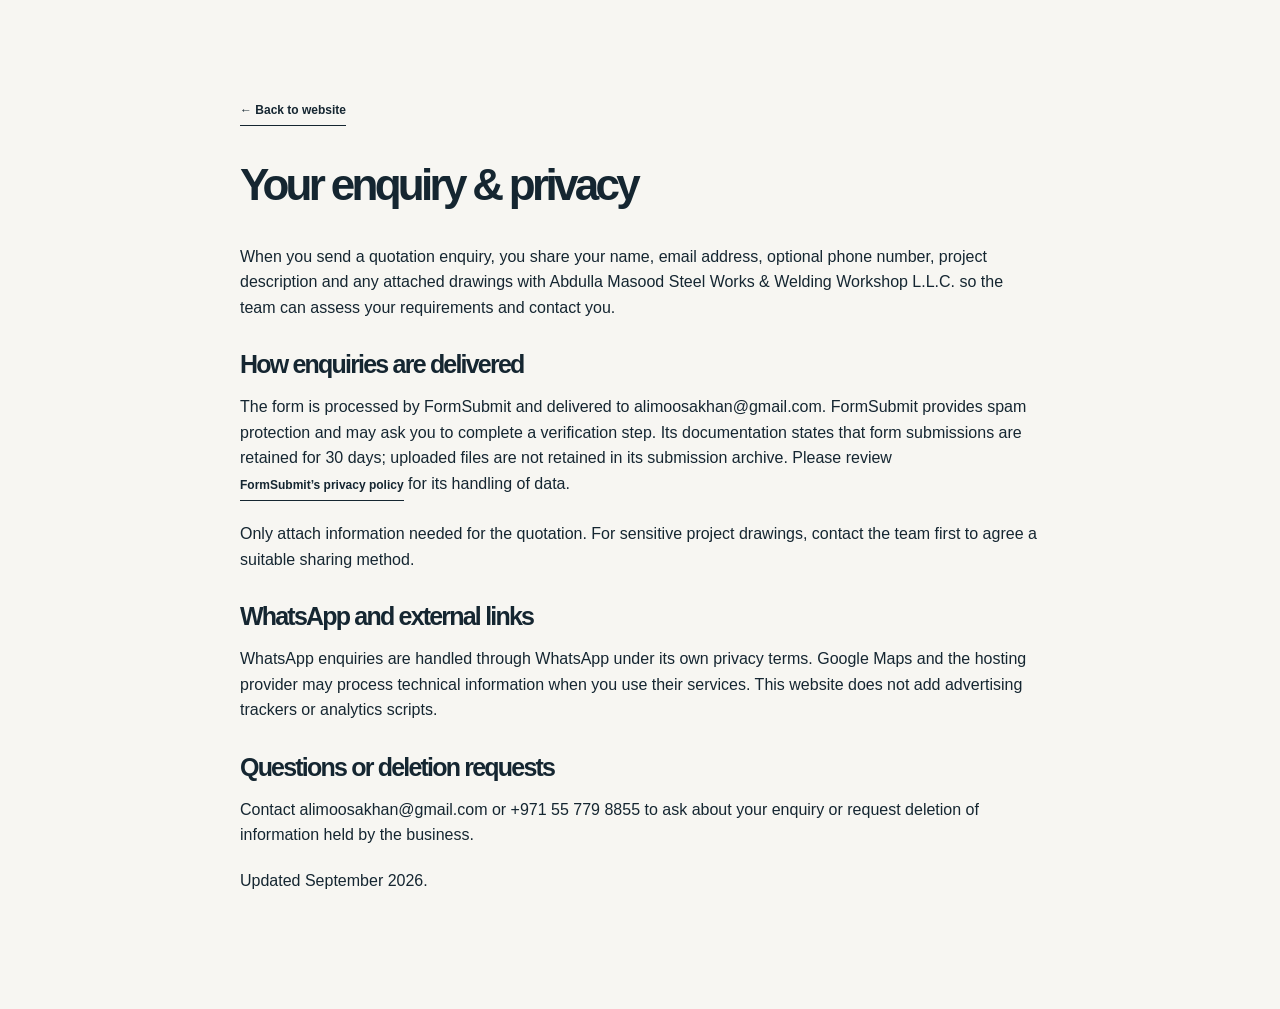
<file: privacy.html>
<!doctype html><html lang="en"><head><meta charset="utf-8"><meta name="viewport" content="width=device-width,initial-scale=1"><title>Enquiry privacy | Abdulla Masood Steel Works</title><meta name="robots" content="noindex"><link rel="stylesheet" href="styles.css?v=2"></head><body><main class="wrap section" style="max-width:800px"><a class="text-link" href="index.html">← Back to website</a><h1 style="font-size:44px;margin:35px 0">Your enquiry & privacy</h1><p>When you send a quotation enquiry, you share your name, email address, optional phone number, project description and any attached drawings with Abdulla Masood Steel Works & Welding Workshop L.L.C. so the team can assess your requirements and contact you.</p><h2 style="font-size:25px;margin:30px 0 15px">How enquiries are delivered</h2><p>The form is processed by FormSubmit and delivered to alimoosakhan@gmail.com. FormSubmit provides spam protection and may ask you to complete a verification step. Its documentation states that form submissions are retained for 30 days; uploaded files are not retained in its submission archive. Please review <a class="text-link" href="https://formsubmit.co/privacy.pdf" target="_blank" rel="noopener">FormSubmit’s privacy policy</a> for its handling of data.</p><p>Only attach information needed for the quotation. For sensitive project drawings, contact the team first to agree a suitable sharing method.</p><h2 style="font-size:25px;margin:30px 0 15px">WhatsApp and external links</h2><p>WhatsApp enquiries are handled through WhatsApp under its own privacy terms. Google Maps and the hosting provider may process technical information when you use their services. This website does not add advertising trackers or analytics scripts.</p><h2 style="font-size:25px;margin:30px 0 15px">Questions or deletion requests</h2><p>Contact <a href="mailto:alimoosakhan@gmail.com">alimoosakhan@gmail.com</a> or <a href="tel:+971557798855">+971 55 779 8855</a> to ask about your enquiry or request deletion of information held by the business.</p><p>Updated September 2026.</p></main></body></html>
</file>
<file: styles.css>
:root{--ink:#152631;--muted:#5b666c;--blue:#0855c4;--cream:#f7f6f2;--line:#dbdedc;--gold:#e9b35a}*{box-sizing:border-box}html{scroll-behavior:smooth;scroll-padding-top:100px}body{margin:0;font-family:Arial,Helvetica,sans-serif;color:var(--ink);background:var(--cream);line-height:1.6}a{color:inherit;text-decoration:none}button,input,select,textarea{font:inherit}button,a,input,textarea,select,summary{-webkit-tap-highlight-color:transparent}a:focus-visible,button:focus-visible,input:focus-visible,select:focus-visible,textarea:focus-visible,summary:focus-visible{outline:3px solid #c38b31;outline-offset:5px}img{max-width:100%;display:block}p{margin:0 0 20px}.wrap{width:min(1240px,calc(100% - 96px));margin:auto}.topbar{background:var(--ink);color:#d9e2e7;font-size:10px;letter-spacing:1.4px;padding:9px 0}.topbar .wrap{display:flex;justify-content:space-between}.topbar b{margin-left:12px;color:white;letter-spacing:.5px}.header{position:sticky;top:0;background:rgba(247,246,242,.98);z-index:20;border-bottom:1px solid var(--line)}.nav-wrap{display:flex;justify-content:space-between;align-items:center;min-height:93px;gap:20px}.brand{display:flex;gap:14px;align-items:center;flex-shrink:0}.brand img{width:49px;height:49px;object-fit:contain;mix-blend-mode:multiply}.brand span{font-size:16px;font-weight:800;letter-spacing:1px;line-height:1.4}.brand small{display:block;font-size:8px;letter-spacing:.6px;margin-top:4px}nav{display:flex;align-items:center;gap:30px;font-size:12px;font-weight:600}nav>a:not(.button):hover,.text-link:hover{color:var(--blue)}.button{display:inline-flex;align-items:center;justify-content:space-between;gap:32px;padding:16px 22px;background:var(--blue);color:white;font-weight:600;font-size:13px;border:1px solid var(--blue);cursor:pointer;transition:background .2s,transform .2s}.button:hover{background:#073b85;transform:translateY(-2px)}.button span{font-size:19px;line-height:1}.button.compact{padding:13px 17px;gap:18px;font-size:11px}.menu-toggle{display:none}.hero{overflow:hidden}.hero-grid{display:grid;grid-template-columns:1fr 1fr;min-height:655px;gap:55px;align-items:center}.hero-copy{padding:58px 0}.eyebrow{font-size:10px;font-weight:700;letter-spacing:2px;margin-bottom:26px;display:flex;align-items:center;gap:12px}.blue{color:var(--blue)}.line{display:inline-block;width:30px;height:2px;background:var(--blue)}h1,h2,h3{line-height:1.08;letter-spacing:-1.7px;margin:0}h1{font-size:clamp(52px,5.3vw,76px);font-weight:700;letter-spacing:-3.7px}h1 em{font-style:normal;color:var(--blue)}.intro{color:var(--muted);font-size:15px;line-height:1.85;max-width:425px;margin:25px 0 29px}.actions{display:flex;gap:28px;align-items:center;flex-wrap:wrap}.text-link{display:inline-flex;gap:20px;align-items:center;font-size:12px;font-weight:700;border-bottom:1px solid currentColor;padding:5px 0}.hero-detail{display:flex;align-items:center;gap:12px;margin-top:35px;font-size:11px}.hero-detail b,.hero-detail div span{display:block}.hero-detail div span{color:var(--muted);font-size:10px}.pin{font-size:30px;color:var(--blue)}.hero-visual{position:relative;height:555px;align-self:end;margin-bottom:36px}.hero-photo{height:100%;width:100%;object-fit:cover;object-position:47% center}.hero-visual:before{content:'';position:absolute;inset:0;background:linear-gradient(0deg,rgba(6,19,34,.65),transparent 60%);z-index:1}.photo-label{position:absolute;bottom:22px;left:25px;right:25px;display:flex;justify-content:space-between;font-size:9px;letter-spacing:2px;color:white;z-index:2}.since{position:absolute;top:31px;right:-22px;background:var(--gold);color:var(--ink);padding:18px 23px;z-index:2;box-shadow:0 8px 22px #0002}.since span{display:block;font-size:8px;font-weight:700;letter-spacing:1.4px}.since strong{display:block;font-size:45px;letter-spacing:-2px;line-height:1.3}.capabilities{background:var(--ink);color:white;padding:25px 0}.capabilities .wrap{display:flex;align-items:center;justify-content:space-between;gap:20px;font-size:10px;letter-spacing:1.6px;font-weight:600}.capabilities i{font-size:15px;color:var(--gold);font-style:normal}.section{padding-top:96px;padding-bottom:96px}.section-head{display:flex;justify-content:space-between;align-items:end;gap:45px;margin-bottom:38px}.section-head .eyebrow{margin-bottom:18px}h2{font-size:clamp(32px,3.2vw,45px);letter-spacing:-1.8px;line-height:1.15}.section-head>p{font-size:13px;color:var(--muted);line-height:1.85;margin-bottom:4px}.service-grid{display:grid;grid-template-columns:repeat(3,1fr);gap:24px}.service-card{background:white;border:1px solid var(--line)}.service-image{height:235px;position:relative;overflow:hidden;background:#d8dce0}.service-image img{height:100%;width:100%;object-fit:cover;transition:transform .4s}.service-card:hover img{transform:scale(1.04)}.service-image>span{position:absolute;left:0;bottom:0;background:var(--cream);font-size:11px;padding:8px 16px}.service-body{padding:26px}.service-body h3{font-size:23px;letter-spacing:-.8px}.service-body p{font-size:13px;color:var(--muted);margin:18px 0 23px;min-height:66px}.service-body a{display:flex;justify-content:space-between;font-size:12px;font-weight:bold;border-top:1px solid var(--line);padding-top:17px}.service-body a:hover{color:var(--blue)}.image-note{font-size:10px;color:var(--muted);margin:12px 0 0}.about{background:var(--ink);color:white}.about-grid{display:grid;grid-template-columns:1fr 1fr;gap:80px}.about-title .eyebrow{color:#a9c8f3}.year-mark{font-size:112px;letter-spacing:-8px;line-height:1.1;color:var(--gold);margin-top:40px}.year-mark span{font-size:9px;letter-spacing:2px;color:#c2cdd4;display:block;margin:13px 0 0 6px}.about-copy>p{color:#bac6cf;font-size:13px;line-height:1.9}.about-copy .lead{font-size:24px;line-height:1.4;color:white;letter-spacing:-.4px}.values{display:grid;grid-template-columns:1fr 1fr;gap:24px;border-top:1px solid #ffffff30;padding-top:23px;margin:25px 0}.values span{color:var(--gold);display:block;font-size:11px;margin-bottom:9px}.values b{font-size:12px}.values p{color:#bac6cf;font-size:12px;line-height:1.7;margin-top:7px}.light:hover{color:var(--gold)}.process{display:grid;grid-template-columns:1fr 1fr;gap:80px}.process .text-link{margin-top:25px}.process ol{list-style:none;margin:0;padding:0}.process li{display:flex;gap:25px;border-bottom:1px solid var(--line);padding:0 0 23px;margin-bottom:24px}.process li:last-child{margin-bottom:0}.process li>span{font-size:12px;color:var(--blue);font-weight:bold}.process h3{font-size:21px;letter-spacing:-.5px;margin-bottom:12px}.process li p{font-size:13px;color:var(--muted);margin:0}.quote-section{background:var(--blue);color:white;padding:80px 0}.quote-grid{display:grid;grid-template-columns:1fr 1.1fr;gap:75px}.quote-grid h2{font-size:57px;margin-bottom:24px}.quote-grid>div>p:not(.eyebrow){font-size:13px;color:#d8e5fc;line-height:1.8}.quote-phone{font-size:23px;font-weight:bold;display:block;margin-top:30px}.quote-hours{display:block;font-size:11px;color:#d8e5fc;margin-top:6px}form{background:white;color:var(--ink);padding:30px}.form-row{display:grid;grid-template-columns:1fr 1fr;gap:16px}label{display:block;font-size:11px;font-weight:bold;margin-bottom:17px}input,select,textarea{width:100%;min-width:0;background:#f7f8f7;border:1px solid #cfd5da;border-radius:0;color:var(--ink);padding:12px;font-size:12px;margin-top:7px}textarea{resize:vertical;min-height:95px}.form-help{font-size:10px;color:var(--muted);line-height:1.6;margin-top:-4px}.quote-submit{width:100%;background:var(--ink);border-color:var(--ink)}#enquiry-result{border-left:3px solid var(--blue);padding:12px 16px;background:#eff5ff;margin-top:18px}#enquiry-result p{font-size:12px;margin-bottom:4px}.outline{background:transparent;border-color:var(--ink);color:var(--ink)}.outline:hover{color:white;background:var(--ink)}.contact-grid{display:grid;grid-template-columns:1.1fr 1.2fr 1fr;border-top:1px solid var(--line);border-bottom:1px solid var(--line)}.contact-grid>div{padding:30px 26px}.contact-grid>div:first-child{padding-left:0}.contact-grid>div+div{border-left:1px solid var(--line)}.contact-grid h3{font-size:23px;letter-spacing:-.5px;margin-bottom:17px}.contact-grid .eyebrow{font-size:8px;letter-spacing:1.3px;margin-bottom:19px}address{font-style:normal;font-size:13px;line-height:1.85;color:var(--muted)}.hours{display:grid;grid-template-columns:1fr auto;gap:8px;font-size:10px;margin:23px 0}.hours b{font-weight:500}.contact-person>a{display:block;font-size:12px;overflow-wrap:anywhere;margin-bottom:8px}.contact-person>a:hover{color:var(--blue)}.contact-person h3{font-size:18px}.contact-person hr{border:0;border-top:1px solid var(--line);margin:22px 0}.contact-note p{font-size:12px;color:var(--muted)}.grid-art{height:95px;background:linear-gradient(#0855c416 1px,transparent 1px),linear-gradient(90deg,#0855c416 1px,transparent 1px);background-size:15px 15px;display:flex;align-items:center;justify-content:space-around;margin-bottom:20px}.grid-art span{font-size:43px;font-weight:900;letter-spacing:-4px;color:var(--blue)}.grid-art i{font-size:9px;font-style:normal;line-height:1.8;color:var(--muted)}.faq{padding-bottom:80px}.faq details{border-top:1px solid var(--line);padding:20px 0}.faq details:last-child{border-bottom:1px solid var(--line)}summary{cursor:pointer;font-size:14px;font-weight:bold}.faq details p{font-size:13px;color:var(--muted);margin:16px 0 0;max-width:820px}footer{background:#eaece8;padding:35px 0 20px}.footer-top{display:flex;justify-content:space-between;align-items:center;gap:20px;padding-bottom:30px}.footer-top>span,.footer-top>a:last-child{font-size:11px}.footer-bottom{font-size:9px;color:var(--muted);display:flex;justify-content:space-between;border-top:1px solid #cdd3cd;padding-top:20px}.mobile-actions{display:none}.skip{position:fixed;top:-100px;left:15px;background:white;padding:10px;z-index:100}.skip:focus{top:10px}
@media(min-width:1500px){.hero-grid{min-height:720px}.hero-visual{height:615px}.hero-copy{padding-top:60px}}
@media(max-width:1100px){.wrap{width:calc(100% - 56px)}nav{gap:18px}.brand span{font-size:13px}.brand small{font-size:7px}.hero-grid{gap:32px;min-height:610px}.hero-visual{height:515px}h1{font-size:59px}.actions{gap:16px}.actions .button{padding:14px 16px;gap:20px}.service-body{padding:20px}.service-body h3{font-size:20px}.about-grid,.process,.quote-grid{gap:40px}.contact-grid>div{padding:25px 17px}.contact-person>a{font-size:11px}.footer-top>span{display:none}}
@media(max-width:780px){.wrap{width:calc(100% - 40px)}.topbar{font-size:8px}.topbar a{display:none}.nav-wrap{min-height:78px}.brand img{width:39px;height:39px}.brand span{font-size:12px}.brand small{font-size:6px}.menu-toggle{display:flex;gap:10px;background:transparent;border:1px solid #bdc4c7;padding:9px 11px;font-size:11px;cursor:pointer}nav{display:none;position:absolute;left:0;right:0;top:78px;background:var(--cream);padding:24px;border-bottom:1px solid var(--line);box-shadow:0 15px 20px #0001}nav.open{display:flex;flex-direction:column;align-items:stretch;gap:20px}.hero-grid{grid-template-columns:1fr;gap:0}.hero-copy{padding:43px 0 32px}h1{font-size:58px;letter-spacing:-3px}.eyebrow{font-size:9px;margin-bottom:20px}.intro{font-size:14px;max-width:530px}.hero-detail{margin-top:25px}.hero-visual{height:365px;margin-bottom:25px;align-self:auto}.since{right:-8px;top:22px;padding:12px 18px}.since strong{font-size:35px}.capabilities{padding:19px 0}.capabilities .wrap{display:grid;grid-template-columns:1fr 1fr;gap:15px;font-size:8px;letter-spacing:1px}.capabilities i{display:none}.section{padding:62px 0}.section-head{display:block;margin-bottom:30px}.section-head>p{margin-top:23px}.section-head>.button{margin-top:24px}h2{font-size:35px}.service-grid{grid-template-columns:1fr;gap:24px}.service-image{height:260px}.service-body{padding:25px}.service-body h3{font-size:25px}.service-body p{min-height:0}.about-grid,.process,.quote-grid{grid-template-columns:1fr;gap:35px}.year-mark{font-size:85px;margin-top:25px}.about-copy .lead{font-size:23px}.values{gap:20px}.quote-section{padding:60px 0}.quote-grid h2{font-size:48px}.quote-phone{margin-top:20px}form{padding:24px}.contact-grid{grid-template-columns:1fr}.contact-grid>div{padding:28px 0}.contact-grid>div+div{border-left:0;border-top:1px solid var(--line)}.contact-person>a{font-size:14px}.contact-grid h3{font-size:23px}.hours{max-width:380px;font-size:12px}.contact-note{display:none}.faq{padding-bottom:60px}.footer-top{align-items:start}.footer-top>a:last-child{font-size:10px}.footer-bottom{display:block;font-size:9px}.footer-bottom>span{display:block;margin-bottom:7px}footer{padding-bottom:83px}.mobile-actions{display:grid;grid-template-columns:1fr 1fr;position:fixed;bottom:0;left:0;right:0;z-index:25;background:var(--ink);color:white;padding-bottom:env(safe-area-inset-bottom);box-shadow:0 -2px 15px #0002}.mobile-actions a{padding:16px 10px;text-align:center;font-size:12px;font-weight:bold}.mobile-actions a:last-child{background:var(--blue)}}
@media(max-width:390px){h1{font-size:51px}.brand{gap:8px}.brand span{font-size:10px}.brand small{font-size:5.5px}.form-row{grid-template-columns:1fr;gap:0}.actions{gap:18px}.hero-visual{height:315px}}
@media(prefers-reduced-motion:reduce){html{scroll-behavior:auto}*,*:before,*:after{transition:none!important}}
/* Project gallery and drawing enquiries */
[hidden]{display:none!important}.turnaround{font-size:11px;color:var(--muted);margin:14px 0 0}.turnaround span{color:var(--blue);font-size:17px;margin-right:5px}.hero-detail{margin-top:23px}.hero-photo{object-position:center}.scope-band{background:var(--ink);color:white;padding:30px 0}.scope-grid{display:grid;grid-template-columns:1fr 1.25fr;gap:35px}.scope-grid>div+div{border-left:1px solid #ffffff30;padding-left:35px}.scope-grid p{color:#abbcc8;font-size:9px;letter-spacing:1.8px;font-weight:bold;margin:0 0 12px}.scope-tags{display:flex;gap:8px;flex-wrap:wrap}.scope-tags span{border:1px solid #ffffff38;padding:7px 11px;font-size:10px;white-space:nowrap;background:#ffffff05}.scope-tags b{color:var(--gold);margin-right:5px}.service-body{padding:27px}.service-card{border-top:3px solid var(--blue)}.service-body p{min-height:70px}.portfolio{background:#eaece8;padding-top:76px}.project-filters{display:flex;gap:8px;flex-wrap:wrap}.project-filters button{border:1px solid #bcc5c9;background:transparent;color:var(--ink);font-size:11px;padding:11px 14px;cursor:pointer;min-height:44px;transition:background .2s,color .2s}.project-filters button[aria-pressed=true],.project-filters button:hover{background:var(--ink);border-color:var(--ink);color:white}.project-count{font-size:11px;color:var(--muted);margin:18px 0}.project-grid{display:grid;grid-template-columns:repeat(3,minmax(0,1fr));gap:24px}.project-card{background:var(--cream);border:1px solid #d5dcd9;min-width:0}.project-open{display:block;height:100%}.project-image{aspect-ratio:4/3;position:relative;overflow:hidden;background:#d1d7d9}.project-image img{width:100%;height:100%;object-fit:cover;transition:transform .35s}.project-open:hover img{transform:scale(1.025)}.enlarge-icon{position:absolute;right:12px;bottom:12px;background:var(--cream);border-radius:50%;height:34px;width:34px;display:grid;place-items:center;font-size:20px}.project-caption{padding:19px 20px 23px}.project-caption small{font-size:8px;letter-spacing:.7px;text-transform:uppercase;color:var(--blue);display:block;margin-bottom:9px;line-height:1.6}.project-caption h3{font-size:20px;letter-spacing:-.6px;line-height:1.3}.gallery-credit{font-size:10px;color:var(--muted);margin:25px 0 0}.gallery-credit a{text-decoration:underline}.whatsapp-float{position:fixed;bottom:24px;right:24px;z-index:30;display:flex;align-items:center;gap:10px;background:#146b41;color:white;border:2px solid white;border-radius:40px;padding:14px 19px;box-shadow:0 6px 22px #10233230;transition:transform .2s,background .2s}.whatsapp-float span{font-size:12px;font-weight:bold}.whatsapp-float:hover{background:#105232;transform:translateY(-3px)}.upload-zone{border:1px dashed #92a8bf;margin:4px 0 18px;padding:14px 16px;background:#f5f8fc;min-width:0}.upload-zone legend{font-size:12px;font-weight:bold;padding:0 6px}.upload-zone legend span{font-weight:normal;color:var(--muted)}.upload-zone>p{font-size:11px;margin:0 0 10px;color:var(--muted)}.file-label{margin-bottom:8px;font-size:10px}.file-label input{padding:7px;font-size:11px;background:white}.file-label input::file-selector-button{background:var(--ink);color:white;border:0;border-radius:0;padding:9px 10px;font:inherit;margin-right:9px;cursor:pointer}.add-files{background:none;border:0;color:var(--blue);font-size:11px;padding:8px 0;cursor:pointer;text-decoration:underline}.upload-zone #upload-help{font-size:10px;margin:9px 0 0}.upload-zone .field-error{color:#a41e16;font-weight:bold;margin-top:9px}.upload-zone #file-summary{color:var(--blue);margin:7px 0 0;font-size:10px}.form-response{font-size:10px;text-align:center;color:var(--muted);margin:12px 0}.whatsapp-alternative{font-size:11px;text-align:center;border-top:1px solid var(--line);padding-top:15px;margin:16px 0 0}.whatsapp-alternative a{color:var(--blue);text-decoration:underline}.form-help a{text-decoration:underline}.honeypot{display:none}dialog{border:0;padding:18px 22px;background:#102332;color:white;width:min(960px,94vw);max-height:94dvh;overflow:auto;box-shadow:0 20px 90px #0007}dialog::backdrop{background:#071016df;backdrop-filter:blur(3px)}.viewer-open{overflow:hidden}.viewer-top{display:flex;align-items:center;justify-content:space-between;gap:20px}.viewer-top p{font-size:11px;color:#bdcedc;margin:0}.viewer-top button,.viewer-bottom button{color:white;background:#ffffff12;border:1px solid #ffffff50;width:44px;height:44px;cursor:pointer;flex-shrink:0}.viewer-top button{margin-bottom:10px}#viewer-image{width:100%;height:65dvh;object-fit:contain}.viewer-bottom{display:flex;align-items:center;justify-content:space-between;gap:18px;padding:18px 0 0}.viewer-bottom>div{text-align:center}.viewer-bottom h2{font-size:21px;letter-spacing:-.5px}.viewer-bottom span{font-size:11px;color:#bdcedc}nav{gap:21px}
@media(max-width:1100px){nav{gap:15px}.brand span{font-size:12px}.brand small{font-size:6px}.scope-grid{grid-template-columns:1fr 1fr;gap:22px}.scope-grid>div+div{padding-left:22px}.project-grid{gap:16px}.project-caption{padding:16px}.project-caption h3{font-size:18px}}
@media(max-width:780px){.scope-grid{grid-template-columns:1fr;gap:20px}.scope-grid>div+div{border-left:0;border-top:1px solid #ffffff30;padding:19px 0 0}.scope-tags span{font-size:11px}.service-body p{min-height:0}.project-grid{grid-template-columns:repeat(2,minmax(0,1fr));gap:14px}.project-filters button{font-size:10px;padding:9px 11px}.project-caption{padding:14px}.project-caption h3{font-size:17px}.project-caption small{font-size:7px}.whatsapp-float{bottom:calc(76px + env(safe-area-inset-bottom));right:16px;padding:13px;border-radius:50%}.whatsapp-float span{display:none}.whatsapp-float svg{width:27px;height:27px}.quote-grid{gap:30px}.quote-section form{padding:23px 18px}.upload-zone{padding:12px}.file-label input{font-size:10px}#viewer-image{height:58dvh}.viewer-top p{font-size:9px}.viewer-bottom h2{font-size:17px}.viewer-bottom{gap:8px}.viewer-bottom button{width:42px}dialog{padding:13px}.turnaround{max-width:320px}}
@media(max-width:470px){.project-grid{grid-template-columns:1fr}.project-caption small{font-size:8px}.project-caption h3{font-size:21px}.project-filters button{flex-grow:1}.project-filters button:first-child{flex-basis:100%}.form-row{grid-template-columns:1fr;gap:0}.hero-visual{height:300px}}
/* Client collection */
.hero-slides{position:absolute;inset:0;overflow:hidden;background:#152631}.hero-slides .hero-photo{position:absolute;inset:0;opacity:0;transform:scale(1.045);transition:opacity 1.3s ease,transform 7s linear}.hero-slides .hero-photo.is-active{opacity:1;transform:scale(1)}.hero-visual.is-paused .hero-photo{transition:opacity 1.3s ease}.hero-visual:before{pointer-events:none}.hero-controls{position:absolute;left:24px;bottom:58px;z-index:3;display:flex;gap:7px}.hero-controls button{width:42px;height:42px;border:1px solid #ffffff80;background:#10233288;color:white;cursor:pointer;backdrop-filter:blur(8px);transition:background .2s}.hero-controls button:hover{background:#102332}.hero-controls button:focus-visible{outline-color:var(--gold)}.gallery-more{text-align:center;margin-top:32px}.project-films{border-top:1px solid #bcc5c9;margin-top:65px;padding-top:50px}.film-grid{display:grid;grid-template-columns:1fr 1fr;gap:24px}.film-card{background:var(--ink);color:white;min-width:0}.film-card video{display:block;width:100%;height:390px;background:#09131c;object-fit:contain}.film-card>div{padding:24px}.film-card span{font-size:9px;letter-spacing:2px;color:var(--gold)}.film-card h3{font-size:23px;margin-top:10px;letter-spacing:-.6px}@media(max-width:780px){.film-grid{grid-template-columns:1fr}.film-card video{height:350px}.hero-controls{left:20px;bottom:54px}.photo-label{left:20px;right:20px;font-size:8px;letter-spacing:1.2px}}@media(prefers-reduced-motion:reduce){.hero-slides .hero-photo{transform:none;transition:none}}
</file>
